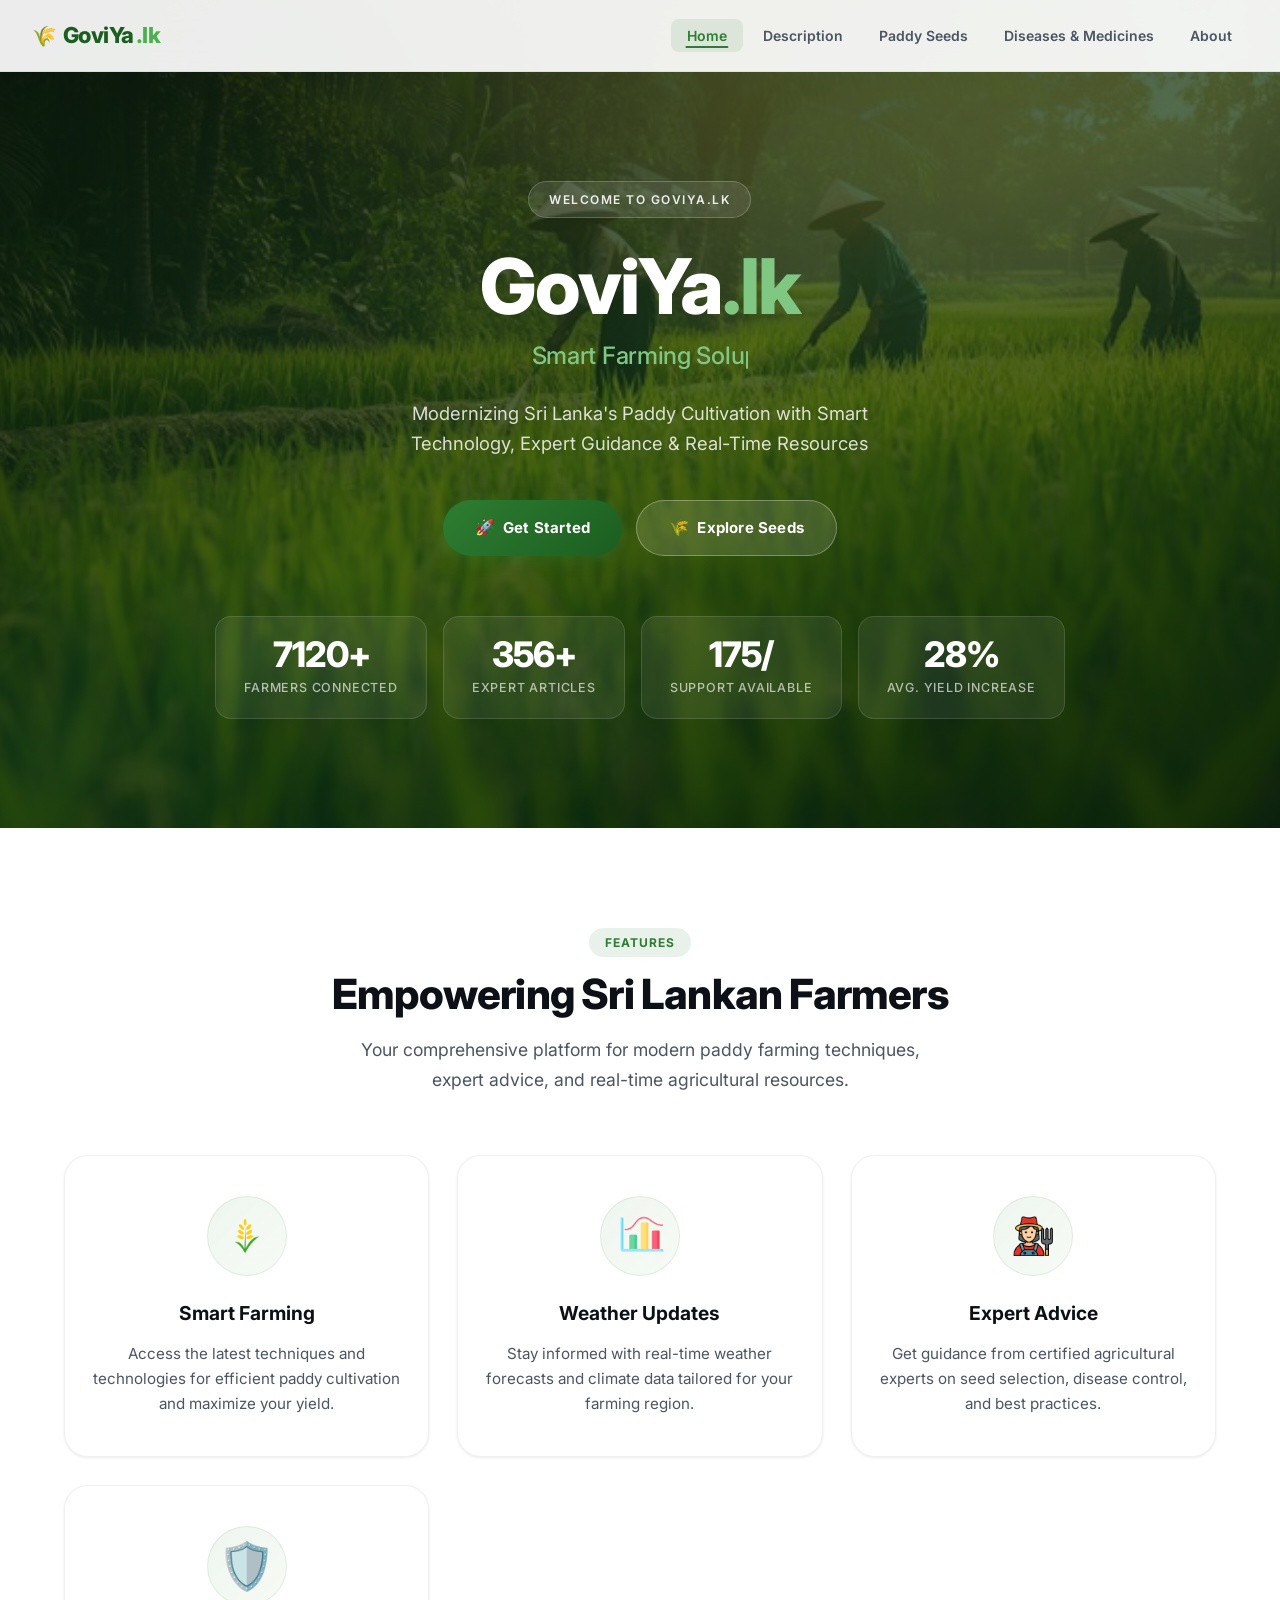
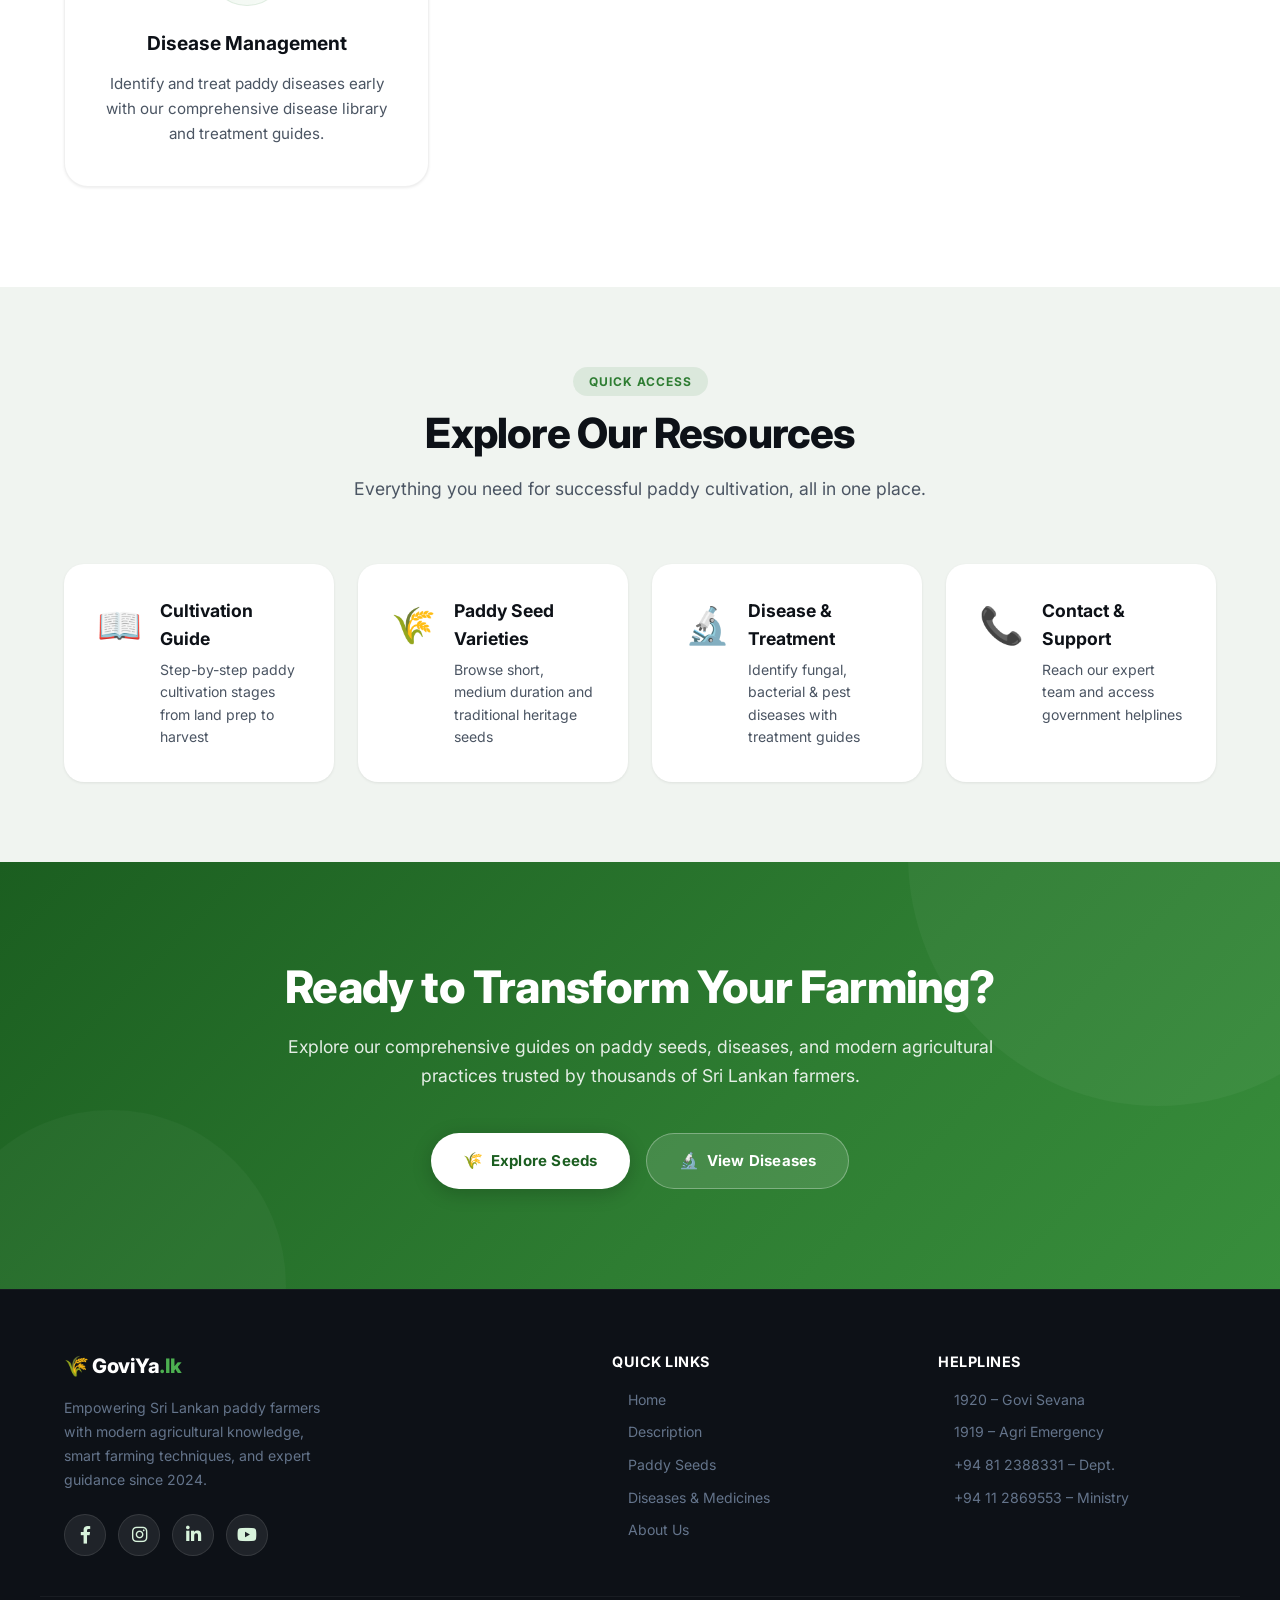
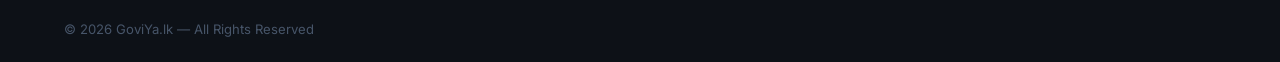
<file: index.html>
<!DOCTYPE html>
<html lang="si">
<head>
  <meta charset="UTF-8">
  <meta name="viewport" content="width=device-width, initial-scale=1.0">
  <title>GoviYa.lk - Smart Paddy Farming Solutions | Sri Lanka</title>
  <meta name="description" content="GoviYa.lk empowers Sri Lankan paddy farmers with smart farming guides, seed selection tools, disease management, and expert agricultural advice.">
  <!-- Font Awesome (free icons) -->
  <link rel="stylesheet" href="https://cdnjs.cloudflare.com/ajax/libs/font-awesome/6.0.0-beta3/css/all.min.css">
  <!-- Google Fonts -->
  <link rel="preconnect" href="https://fonts.googleapis.com">
  <link rel="preconnect" href="https://fonts.gstatic.com" crossorigin>
  <link href="https://fonts.googleapis.com/css2?family=Inter:opsz,wght@14..32,300;14..32,400;14..32,500;14..32,600;14..32,700;14..32,800&display=swap" rel="stylesheet">
  <!-- Main CSS -->
  <link rel="stylesheet" href="style.css">
</head>
<body>

  <!-- Scroll Progress Bar -->
  <div id="scroll-progress"></div>

  <!-- Toast Container -->
  <div id="toast-container"></div>

  <header>
    <nav class="navbar">
      <div class="logo">
        <span class="logo-icon">🌾</span>GoviYa<span>.lk</span>
      </div>
      <ul class="nav-links">
        <li><a href="index.html" class="active">Home</a></li>
        <li><a href="description.html">Description</a></li>
        <li><a href="paddy-seeds.html">Paddy Seeds</a></li>
        <li><a href="diseases.html">Diseases &amp; Medicines</a></li>
        <li><a href="about.html">About</a></li>
      </ul>
      <div class="menu-toggle" id="mobile-menu">
        <span class="bar"></span>
        <span class="bar"></span>
        <span class="bar"></span>
      </div>
    </nav>
  </header>

  <main>
    <!-- Hero Section -->
    <section class="hero-section">
      <img src="image/Home page/bckground.jpg" class="hero-bg" alt="Sri Lankan Paddy Fields">
      <div class="hero-overlay"></div>

      <div class="hero-content animate-fade">
        <span class="hero-badge">Welcome to GoviYa.lk</span>
        <h1>GoviYa<span style="color: var(--accent-color)">.lk</span></h1>
        <div class="typewriter-wrap">
          <span class="typewriter-text"></span><span class="typewriter-cursor"></span>
        </div>
        <p>Modernizing Sri Lanka's Paddy Cultivation with Smart Technology, Expert Guidance &amp; Real-Time Resources</p>

        <div class="hero-cta-group">
          <a href="description.html" class="btn btn-primary">
            <span class="btn-icon">🚀</span> Get Started
          </a>
          <a href="paddy-seeds.html" class="btn btn-secondary">
            <span class="btn-icon">🌾</span> Explore Seeds
          </a>
        </div>

        <div class="hero-stats">
          <div class="stat-item">
            <span class="stat-number" data-target="10000+">10K+</span>
            <span class="stat-label">Farmers Connected</span>
          </div>
          <div class="stat-item">
            <span class="stat-number" data-target="500+">500+</span>
            <span class="stat-label">Expert Articles</span>
          </div>
          <div class="stat-item">
            <span class="stat-number" data-target="24/7">24/7</span>
            <span class="stat-label">Support Available</span>
          </div>
          <div class="stat-item">
            <span class="stat-number" data-target="40%">40%</span>
            <span class="stat-label">Avg. Yield Increase</span>
          </div>
        </div>
      </div>
    </section>

    <!-- Features Section -->
    <section class="features-section">
      <div class="container">
        <div class="section-header animate-up">
          <span class="section-tag">Features</span>
          <h2 class="section-title">Empowering Sri Lankan Farmers</h2>
          <p class="section-subtitle">Your comprehensive platform for modern paddy farming techniques, expert advice, and real-time agricultural resources.</p>
        </div>
        <div class="features-grid">
          <div class="feature-card animate-up">
            <div class="feature-icon">
              <img src="image/Home page/wheat.png" alt="Smart Farming" width="46" height="46">
            </div>
            <h3>Smart Farming</h3>
            <p>Access the latest techniques and technologies for efficient paddy cultivation and maximize your yield.</p>
          </div>
          <div class="feature-card animate-up">
            <div class="feature-icon">
              <img src="image/Home page/histogram.png" alt="Weather Updates" width="46" height="46">
            </div>
            <h3>Weather Updates</h3>
            <p>Stay informed with real-time weather forecasts and climate data tailored for your farming region.</p>
          </div>
          <div class="feature-card animate-up">
            <div class="feature-icon">
              <img src="image/Home page/farmer.png" alt="Expert Advice" width="46" height="46">
            </div>
            <h3>Expert Advice</h3>
            <p>Get guidance from certified agricultural experts on seed selection, disease control, and best practices.</p>
          </div>
          <div class="feature-card animate-up">
            <div class="feature-icon">
              <span style="font-size: 46px">🛡️</span>
            </div>
            <h3>Disease Management</h3>
            <p>Identify and treat paddy diseases early with our comprehensive disease library and treatment guides.</p>
          </div>
        </div>
      </div>
    </section>

    <!-- Quick Links Section -->
    <section style="padding: 80px 0; background: var(--bg-light);">
      <div class="container">
        <div class="section-header animate-up">
          <span class="section-tag">Quick Access</span>
          <h2 class="section-title">Explore Our Resources</h2>
          <p class="section-subtitle">Everything you need for successful paddy cultivation, all in one place.</p>
        </div>
        <div style="display: grid; grid-template-columns: repeat(auto-fit, minmax(260px, 1fr)); gap: 24px; margin-top: 0;">
          <a href="description.html" style="background: white; padding: 32px; border-radius: 20px; text-decoration: none; display: flex; gap: 18px; align-items: flex-start; box-shadow: var(--shadow-sm); transition: var(--transition); border: 1px solid transparent;" onmouseover="this.style.boxShadow='var(--shadow-hover)';this.style.transform='translateY(-6px)';this.style.borderColor='rgba(46,125,50,0.15)'" onmouseout="this.style.boxShadow='var(--shadow-sm)';this.style.transform='translateY(0)';this.style.borderColor='transparent'">
            <span style="font-size: 36px; flex-shrink: 0;">📖</span>
            <div>
              <h3 style="font-size: 1.1rem; font-weight: 700; color: var(--text-dark); margin-bottom: 6px;">Cultivation Guide</h3>
              <p style="color: var(--text-muted); font-size: 0.88rem; line-height: 1.6; margin: 0;">Step-by-step paddy cultivation stages from land prep to harvest</p>
            </div>
          </a>
          <a href="paddy-seeds.html" style="background: white; padding: 32px; border-radius: 20px; text-decoration: none; display: flex; gap: 18px; align-items: flex-start; box-shadow: var(--shadow-sm); transition: var(--transition); border: 1px solid transparent;" onmouseover="this.style.boxShadow='var(--shadow-hover)';this.style.transform='translateY(-6px)';this.style.borderColor='rgba(46,125,50,0.15)'" onmouseout="this.style.boxShadow='var(--shadow-sm)';this.style.transform='translateY(0)';this.style.borderColor='transparent'">
            <span style="font-size: 36px; flex-shrink: 0;">🌾</span>
            <div>
              <h3 style="font-size: 1.1rem; font-weight: 700; color: var(--text-dark); margin-bottom: 6px;">Paddy Seed Varieties</h3>
              <p style="color: var(--text-muted); font-size: 0.88rem; line-height: 1.6; margin: 0;">Browse short, medium duration and traditional heritage seeds</p>
            </div>
          </a>
          <a href="diseases.html" style="background: white; padding: 32px; border-radius: 20px; text-decoration: none; display: flex; gap: 18px; align-items: flex-start; box-shadow: var(--shadow-sm); transition: var(--transition); border: 1px solid transparent;" onmouseover="this.style.boxShadow='var(--shadow-hover)';this.style.transform='translateY(-6px)';this.style.borderColor='rgba(46,125,50,0.15)'" onmouseout="this.style.boxShadow='var(--shadow-sm)';this.style.transform='translateY(0)';this.style.borderColor='transparent'">
            <span style="font-size: 36px; flex-shrink: 0;">🔬</span>
            <div>
              <h3 style="font-size: 1.1rem; font-weight: 700; color: var(--text-dark); margin-bottom: 6px;">Disease & Treatment</h3>
              <p style="color: var(--text-muted); font-size: 0.88rem; line-height: 1.6; margin: 0;">Identify fungal, bacterial & pest diseases with treatment guides</p>
            </div>
          </a>
          <a href="about.html" style="background: white; padding: 32px; border-radius: 20px; text-decoration: none; display: flex; gap: 18px; align-items: flex-start; box-shadow: var(--shadow-sm); transition: var(--transition); border: 1px solid transparent;" onmouseover="this.style.boxShadow='var(--shadow-hover)';this.style.transform='translateY(-6px)';this.style.borderColor='rgba(46,125,50,0.15)'" onmouseout="this.style.boxShadow='var(--shadow-sm)';this.style.transform='translateY(0)';this.style.borderColor='transparent'">
            <span style="font-size: 36px; flex-shrink: 0;">📞</span>
            <div>
              <h3 style="font-size: 1.1rem; font-weight: 700; color: var(--text-dark); margin-bottom: 6px;">Contact & Support</h3>
              <p style="color: var(--text-muted); font-size: 0.88rem; line-height: 1.6; margin: 0;">Reach our expert team and access government helplines</p>
            </div>
          </a>
        </div>
      </div>
    </section>

    <!-- CTA Section -->
    <section class="cta-section">
      <div class="container">
        <div class="cta-content animate-fade">
          <h2>Ready to Transform Your Farming?</h2>
          <p>Explore our comprehensive guides on paddy seeds, diseases, and modern agricultural practices trusted by thousands of Sri Lankan farmers.</p>
          <div class="cta-buttons">
            <a href="paddy-seeds.html" class="btn btn-primary">
              <span class="btn-icon">🌾</span> Explore Seeds
            </a>
            <a href="diseases.html" class="btn btn-secondary">
              <span class="btn-icon">🔬</span> View Diseases
            </a>
          </div>
        </div>
      </div>
    </section>
  </main>

  <!-- Premium Footer -->
  <footer>
    <div class="footer-grid">
      <div class="footer-brand">
        <div class="logo">🌾 GoviYa<span>.lk</span></div>
        <p>Empowering Sri Lankan paddy farmers with modern agricultural knowledge, smart farming techniques, and expert guidance since 2024.</p>
        <!-- Social Icons with proper Font Awesome classes -->
        <div class="footer-social">
          <a href="#" class="social-link" aria-label="Facebook"><i class="fab fa-facebook-f"></i></a>
          <a href="#" class="social-link" aria-label="Instagram"><i class="fab fa-instagram"></i></a>
          <a href="#" class="social-link" aria-label="LinkedIn"><i class="fab fa-linkedin-in"></i></a>
          <a href="#" class="social-link" aria-label="YouTube"><i class="fab fa-youtube"></i></a>
        </div>
      </div>
      <div class="footer-col">
        <h4>Quick Links</h4>
        <ul class="footer-links">
          <li><a href="index.html">Home</a></li>
          <li><a href="description.html">Description</a></li>
          <li><a href="paddy-seeds.html">Paddy Seeds</a></li>
          <li><a href="diseases.html">Diseases &amp; Medicines</a></li>
          <li><a href="about.html">About Us</a></li>
        </ul>
      </div>
      <div class="footer-col">
        <h4>Helplines</h4>
        <ul class="footer-links">
          <li><a href="#">1920 – Govi Sevana</a></li>
          <li><a href="#">1919 – Agri Emergency</a></li>
          <li><a href="#">+94 81 2388331 – Dept.</a></li>
          <li><a href="#">+94 11 2869553 – Ministry</a></li>
        </ul>
      </div>
    </div>
    <div class="footer-bottom">
      <p>&copy; 2026 GoviYa.lk — All Rights Reserved</p>
    </div>
  </footer>

  <!-- Back to Top Button -->
  <button id="back-to-top" title="Back to top">↑</button>

  <script src="script.js"></script>
</body>
</html>
</file>
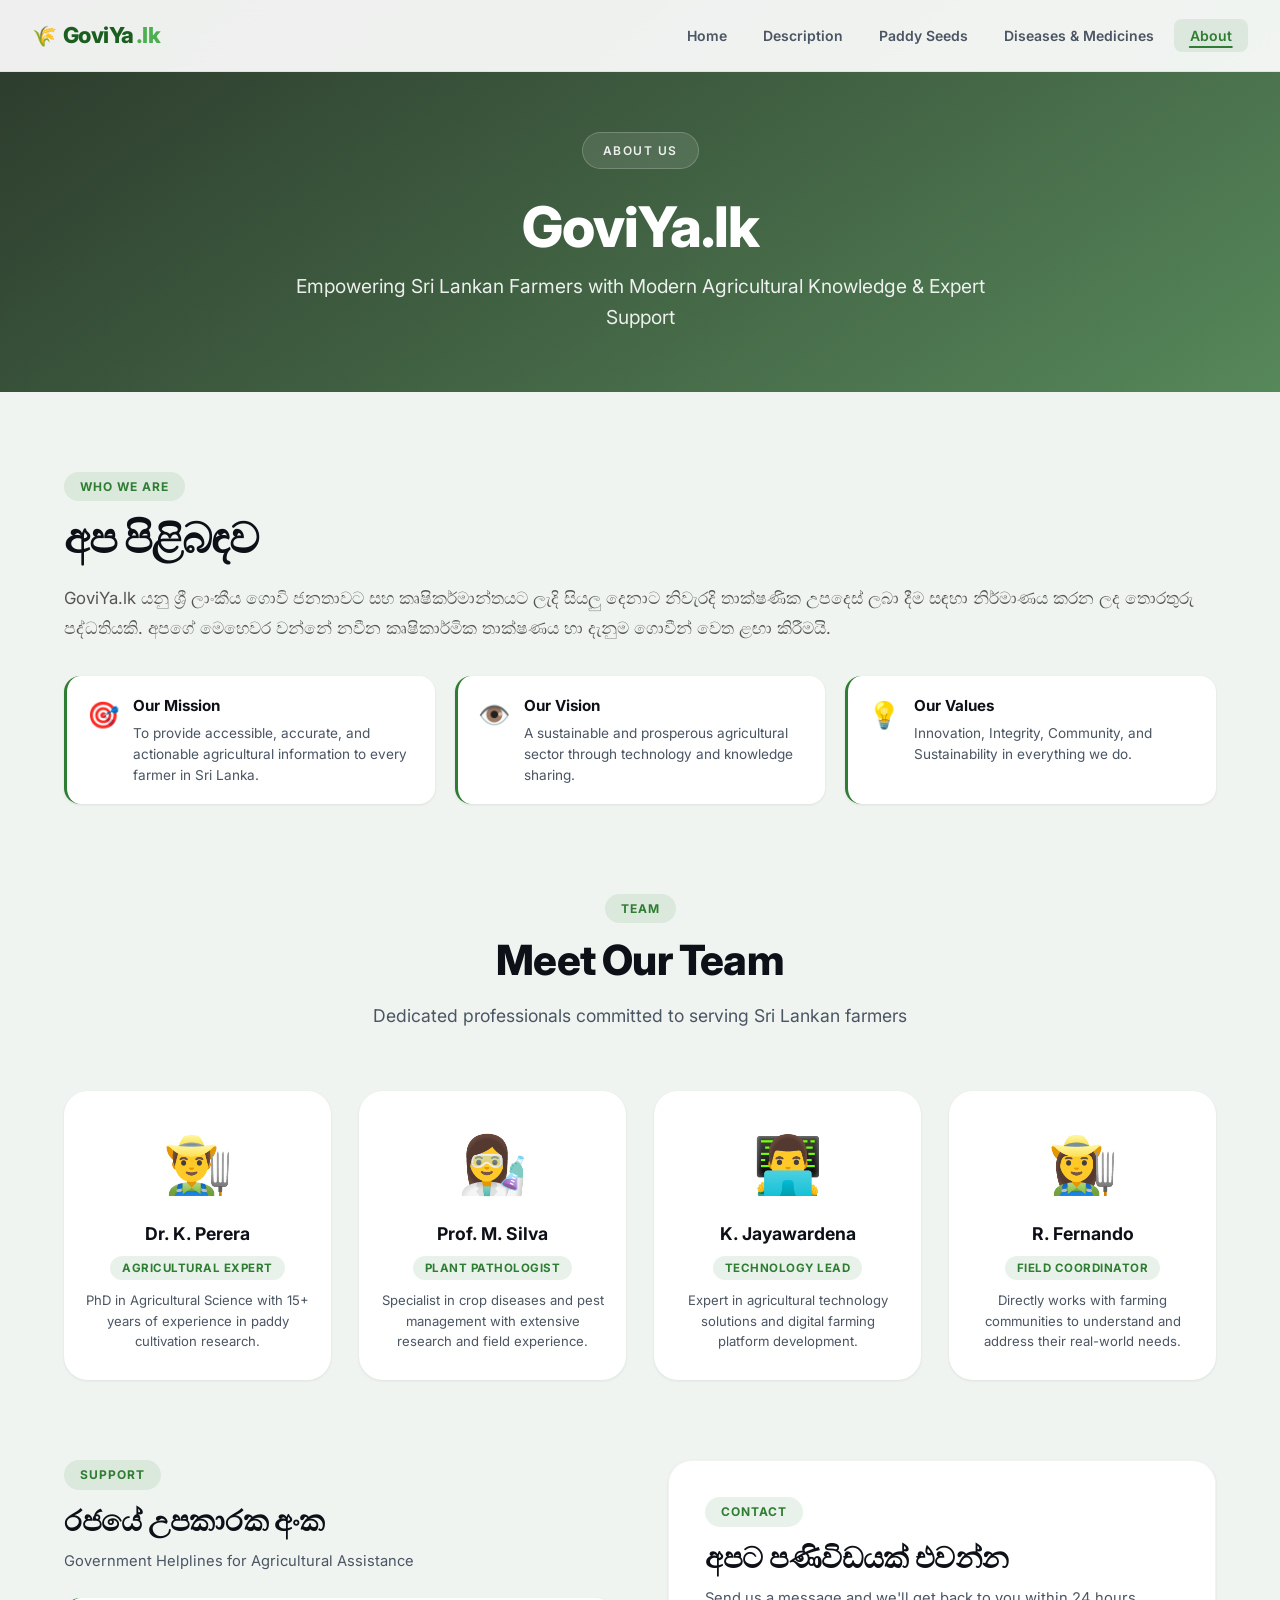
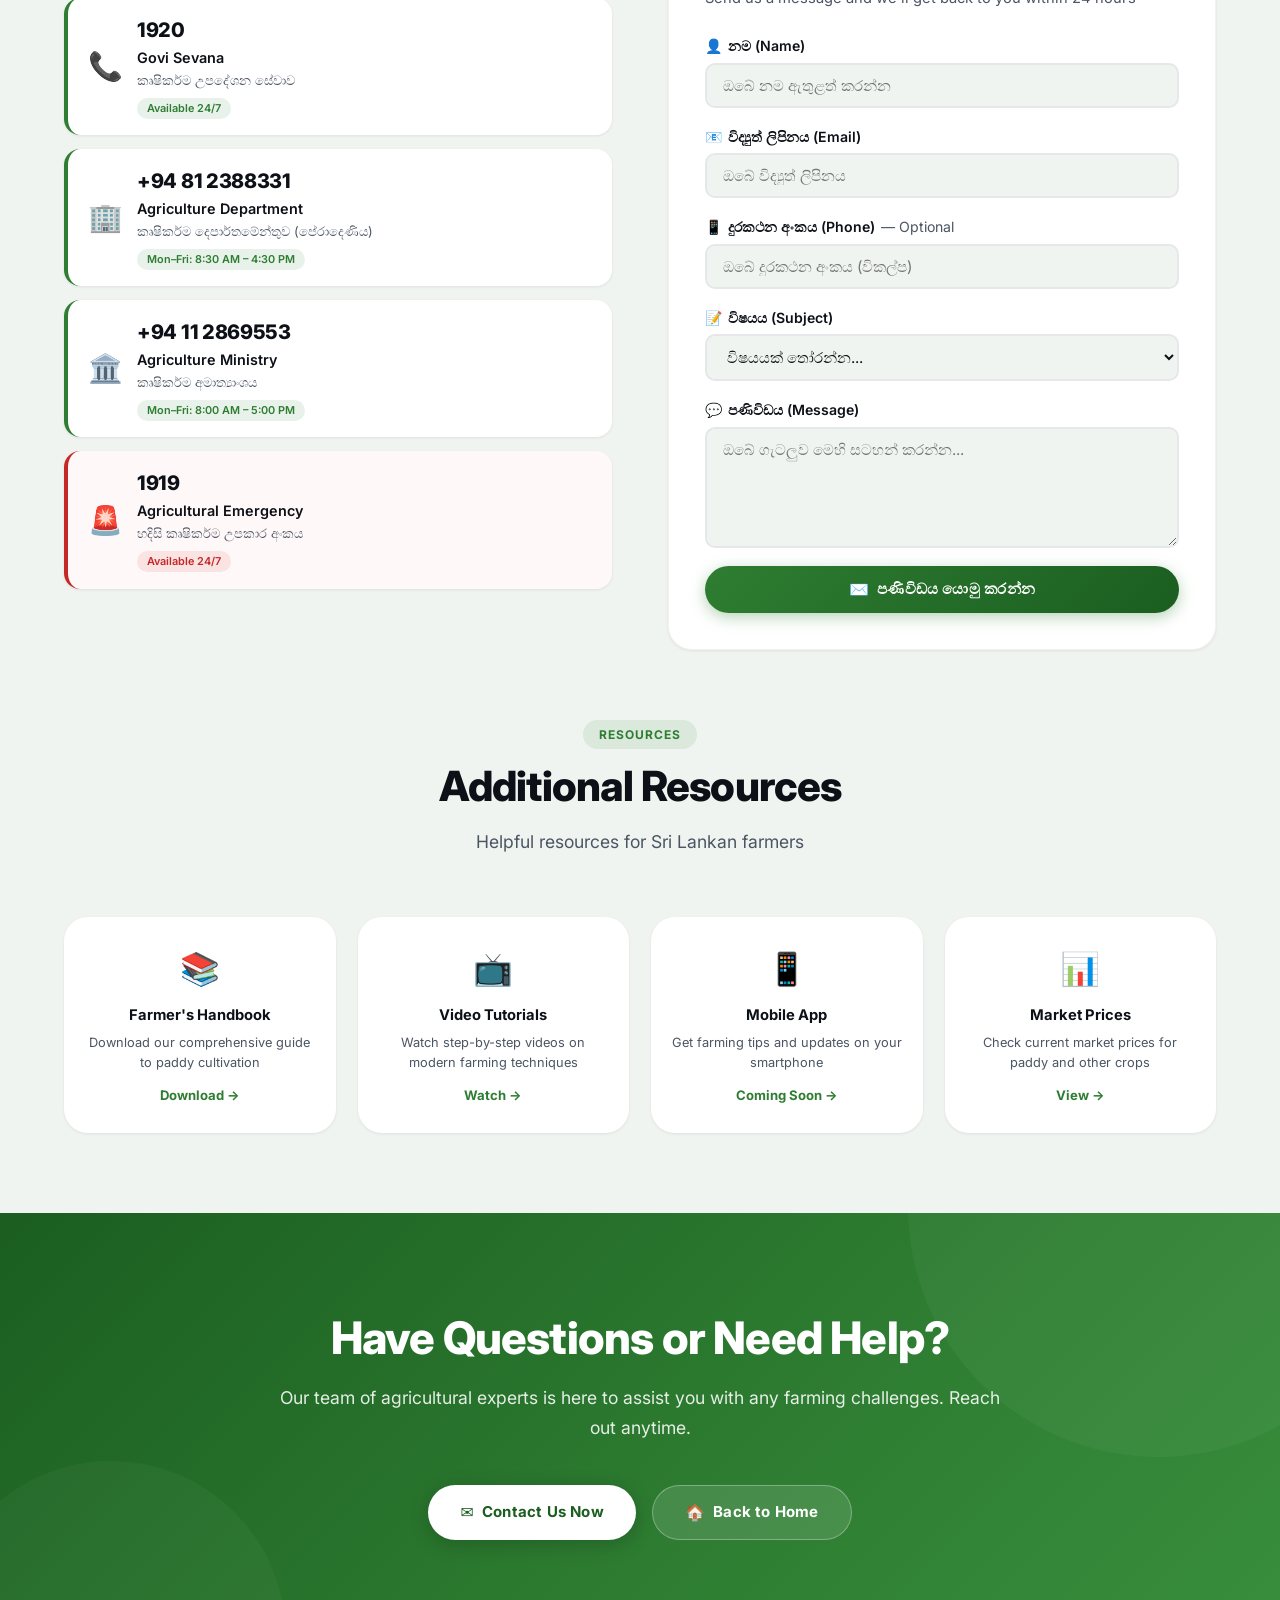
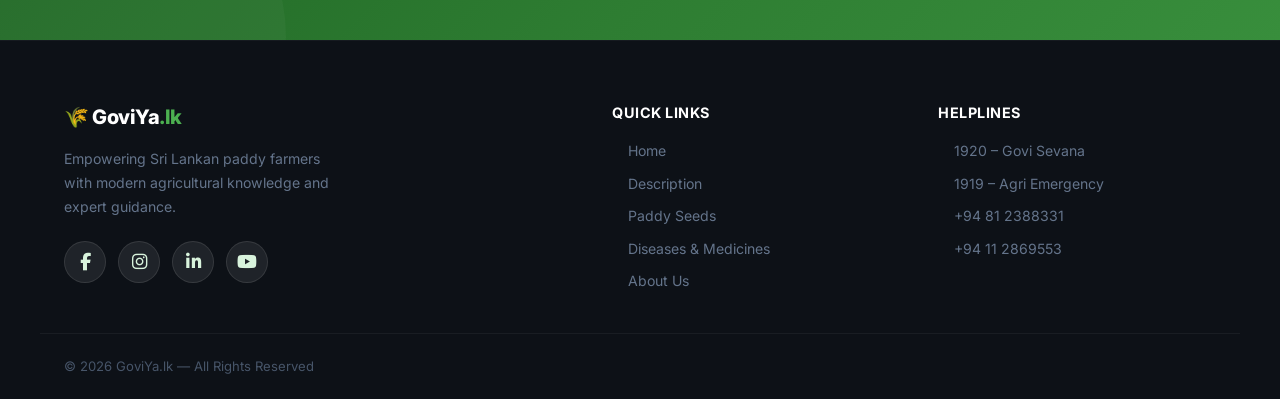
<file: about.html>
<!DOCTYPE html>
<html lang="si">
<head>
    <meta charset="UTF-8">
    <meta name="viewport" content="width=device-width, initial-scale=1.0">
    <title>GoviYa.lk - About Us | Sri Lankan Agricultural Platform</title>
    <meta name="description" content="Learn about GoviYa.lk's mission to empower Sri Lankan farmers with modern agricultural knowledge, meet our expert team, and get in touch for support.">
    
    <!-- Google Fonts -->
    <link rel="preconnect" href="https://fonts.googleapis.com">
    <link rel="preconnect" href="https://fonts.gstatic.com" crossorigin>
    <link href="https://fonts.googleapis.com/css2?family=Inter:opsz,wght@14..32,300;14..32,400;14..32,500;14..32,600;14..32,700;14..32,800&display=swap" rel="stylesheet">
    
    <!-- Font Awesome 6 (Free) -->
    <link rel="stylesheet" href="https://cdnjs.cloudflare.com/ajax/libs/font-awesome/6.5.0/css/all.min.css">
    
    <!-- Main Stylesheet -->
    <link rel="stylesheet" href="style.css">
</head>
<body>

    <!-- Scroll Progress Bar -->
    <div id="scroll-progress"></div>

    <!-- Toast Container -->
    <div id="toast-container"></div>

    <!-- Header / Navigation -->
    <header>
        <nav class="navbar">
            <div class="logo">
                <span class="logo-icon">🌾</span>GoviYa<span>.lk</span>
            </div>
            <ul class="nav-links">
                <li><a href="index.html">Home</a></li>
                <li><a href="description.html">Description</a></li>
                <li><a href="paddy-seeds.html">Paddy Seeds</a></li>
                <li><a href="diseases.html">Diseases &amp; Medicines</a></li>
                <li><a href="about.html" class="active">About</a></li>
            </ul>
            <div class="menu-toggle" id="mobile-menu">
                <span class="bar"></span>
                <span class="bar"></span>
                <span class="bar"></span>
            </div>
        </nav>
    </header>

    <!-- Main Content -->
    <main>

        <!-- Page Hero -->
        <section class="page-hero about-hero">
            <div class="page-hero-overlay">
                <div class="page-hero-content animate-fade">
                    <span class="hero-badge">About Us</span>
                    <h1>GoviYa.lk</h1>
                    <p>Empowering Sri Lankan Farmers with Modern Agricultural Knowledge &amp; Expert Support</p>
                </div>
            </div>
        </section>

        <!-- About Section -->
        <section class="about-main">
            <div class="container">

                <!-- Introduction -->
                <div class="about-intro animate-up">
                    <div class="about-text">
                        <span class="section-tag">Who We Are</span>
                        <h2 class="section-title">අප පිළිබඳව</h2>
                        <p class="intro-paragraph">
                            GoviYa.lk යනු ශ්‍රී ලාංකීය ගොවි ජනතාවට සහ කෘෂිකර්මාන්තයට ලැදි සියලු දෙනාට නිවැරදි තාක්ෂණික උපදෙස් ලබා දීම සඳහා නිර්මාණය කරන ලද තොරතුරු පද්ධතියකි. අපගේ මෙහෙවර වන්නේ නවීන කෘෂිකාර්මික තාක්ෂණය හා දැනුම ගොවීන් වෙත ළඟා කිරීමයි.
                        </p>
                        <div class="about-mission">
                            <div class="mission-item">
                                <span class="mission-icon">🎯</span>
                                <div>
                                    <h4>Our Mission</h4>
                                    <p>To provide accessible, accurate, and actionable agricultural information to every farmer in Sri Lanka.</p>
                                </div>
                            </div>
                            <div class="mission-item">
                                <span class="mission-icon">👁️</span>
                                <div>
                                    <h4>Our Vision</h4>
                                    <p>A sustainable and prosperous agricultural sector through technology and knowledge sharing.</p>
                                </div>
                            </div>
                            <div class="mission-item">
                                <span class="mission-icon">💡</span>
                                <div>
                                    <h4>Our Values</h4>
                                    <p>Innovation, Integrity, Community, and Sustainability in everything we do.</p>
                                </div>
                            </div>
                        </div>
                    </div>
                </div>

                <!-- Team Section -->
                <div class="team-section animate-up">
                    <div class="section-header">
                        <span class="section-tag">Team</span>
                        <h2 class="section-title">Meet Our Team</h2>
                        <p class="section-subtitle">Dedicated professionals committed to serving Sri Lankan farmers</p>
                    </div>
                    <div class="team-grid">
                        <div class="team-card">
                            <div class="team-avatar">👨‍🌾</div>
                            <h4>Dr. K. Perera</h4>
                            <span class="team-role">Agricultural Expert</span>
                            <p>PhD in Agricultural Science with 15+ years of experience in paddy cultivation research.</p>
                        </div>
                        <div class="team-card">
                            <div class="team-avatar">👩‍🔬</div>
                            <h4>Prof. M. Silva</h4>
                            <span class="team-role">Plant Pathologist</span>
                            <p>Specialist in crop diseases and pest management with extensive research and field experience.</p>
                        </div>
                        <div class="team-card">
                            <div class="team-avatar">👨‍💻</div>
                            <h4>K. Jayawardena</h4>
                            <span class="team-role">Technology Lead</span>
                            <p>Expert in agricultural technology solutions and digital farming platform development.</p>
                        </div>
                        <div class="team-card">
                            <div class="team-avatar">👩‍🌾</div>
                            <h4>R. Fernando</h4>
                            <span class="team-role">Field Coordinator</span>
                            <p>Directly works with farming communities to understand and address their real-world needs.</p>
                        </div>
                    </div>
                </div>

                <!-- Contact Grid -->
                <div class="about-contact-grid animate-up">

                    <!-- Helplines -->
                    <div class="helpline-section">
                        <div class="section-header-left">
                            <span class="section-tag">Support</span>
                            <h3>රජයේ උපකාරක අංක</h3>
                            <p class="helpline-subtitle">Government Helplines for Agricultural Assistance</p>
                        </div>
                        <div class="helpline-cards">
                            <div class="helpline-card">
                                <div class="helpline-icon">📞</div>
                                <div class="helpline-info">
                                    <span class="helpline-number">1920</span>
                                    <span class="helpline-name">Govi Sevana</span>
                                    <p>කෘෂිකර්ම උපදේශන සේවාව</p>
                                    <span class="helpline-hours">Available 24/7</span>
                                </div>
                            </div>
                            <div class="helpline-card">
                                <div class="helpline-icon">🏢</div>
                                <div class="helpline-info">
                                    <span class="helpline-number">+94 81 2388331</span>
                                    <span class="helpline-name">Agriculture Department</span>
                                    <p>කෘෂිකර්ම දෙපාර්තමේන්තුව (පේරාදෙණිය)</p>
                                    <span class="helpline-hours">Mon–Fri: 8:30 AM – 4:30 PM</span>
                                </div>
                            </div>
                            <div class="helpline-card">
                                <div class="helpline-icon">🏛️</div>
                                <div class="helpline-info">
                                    <span class="helpline-number">+94 11 2869553</span>
                                    <span class="helpline-name">Agriculture Ministry</span>
                                    <p>කෘෂිකර්ම අමාත්‍යාංශය</p>
                                    <span class="helpline-hours">Mon–Fri: 8:00 AM – 5:00 PM</span>
                                </div>
                            </div>
                            <div class="helpline-card emergency">
                                <div class="helpline-icon">🚨</div>
                                <div class="helpline-info">
                                    <span class="helpline-number">1919</span>
                                    <span class="helpline-name">Agricultural Emergency</span>
                                    <p>හදිසි කෘෂිකර්ම උපකාර අංකය</p>
                                    <span class="helpline-hours">Available 24/7</span>
                                </div>
                            </div>
                        </div>
                    </div>

                    <!-- Contact Form -->
                    <div class="contact-form-section" id="contact-form">
                        <div class="section-header-left">
                            <span class="section-tag">Contact</span>
                            <h3>අපට පණිවිඩයක් එවන්න</h3>
                            <p class="form-subtitle">Send us a message and we'll get back to you within 24 hours</p>
                        </div>
                        <form class="contact-form" id="main-contact-form" novalidate>
                            <div class="form-group">
                                <label for="name">
                                    <span class="label-icon">👤</span> නම (Name)
                                </label>
                                <input type="text" id="name" name="name" required placeholder="ඔබේ නම ඇතුළත් කරන්න">
                            </div>
                            <div class="form-group">
                                <label for="email">
                                    <span class="label-icon">📧</span> විද්‍යුත් ලිපිනය (Email)
                                </label>
                                <input type="email" id="email" name="email" required placeholder="ඔබේ විද්‍යුත් ලිපිනය">
                            </div>
                            <div class="form-group">
                                <label for="phone">
                                    <span class="label-icon">📱</span> දුරකථන අංකය (Phone) <span style="font-weight:400;color:var(--text-muted);">— Optional</span>
                                </label>
                                <input type="tel" id="phone" name="phone" placeholder="ඔබේ දුරකථන අංකය (විකල්ප)">
                            </div>
                            <div class="form-group">
                                <label for="subject">
                                    <span class="label-icon">📝</span> විෂයය (Subject)
                                </label>
                                <select id="subject" name="subject" required>
                                    <option value="">විෂයයක් තෝරන්න...</option>
                                    <option value="general">General Inquiry</option>
                                    <option value="disease">Disease Management</option>
                                    <option value="seeds">Seed Selection</option>
                                    <option value="technical">Technical Support</option>
                                    <option value="other">Other</option>
                                </select>
                            </div>
                            <div class="form-group">
                                <label for="message">
                                    <span class="label-icon">💬</span> පණිවිඩය (Message)
                                </label>
                                <textarea id="message" name="message" rows="5" required placeholder="ඔබේ ගැටලුව මෙහි සටහන් කරන්න..."></textarea>
                            </div>
                            <button type="submit" class="btn btn-primary btn-block">
                                <span class="btn-icon">✉️</span> පණිවිඩය යොමු කරන්න
                            </button>
                        </form>
                    </div>
                </div>

                <!-- Resources Section -->
                <div class="resources-section animate-up">
                    <div class="section-header">
                        <span class="section-tag">Resources</span>
                        <h2 class="section-title">Additional Resources</h2>
                        <p class="section-subtitle">Helpful resources for Sri Lankan farmers</p>
                    </div>
                    <div class="resources-grid">
                        <a href="#" class="resource-card">
                            <span class="resource-icon">📚</span>
                            <h4>Farmer's Handbook</h4>
                            <p>Download our comprehensive guide to paddy cultivation</p>
                            <span class="resource-link">Download →</span>
                        </a>
                        <a href="#" class="resource-card">
                            <span class="resource-icon">📺</span>
                            <h4>Video Tutorials</h4>
                            <p>Watch step-by-step videos on modern farming techniques</p>
                            <span class="resource-link">Watch →</span>
                        </a>
                        <a href="#" class="resource-card">
                            <span class="resource-icon">📱</span>
                            <h4>Mobile App</h4>
                            <p>Get farming tips and updates on your smartphone</p>
                            <span class="resource-link">Coming Soon →</span>
                        </a>
                        <a href="#" class="resource-card">
                            <span class="resource-icon">📊</span>
                            <h4>Market Prices</h4>
                            <p>Check current market prices for paddy and other crops</p>
                            <span class="resource-link">View →</span>
                        </a>
                    </div>
                </div>

            </div>
        </section>

        <!-- Call to Action -->
        <section class="cta-section">
            <div class="container">
                <div class="cta-content animate-fade">
                    <h2>Have Questions or Need Help?</h2>
                    <p>Our team of agricultural experts is here to assist you with any farming challenges. Reach out anytime.</p>
                    <div class="cta-buttons">
                        <a href="#contact-form" class="btn btn-primary">
                            <span class="btn-icon">✉️</span> Contact Us Now
                        </a>
                        <a href="index.html" class="btn btn-secondary">
                            <span class="btn-icon">🏠</span> Back to Home
                        </a>
                    </div>
                </div>
            </div>
        </section>

    </main>

    <!-- Footer -->
    <footer>
        <div class="footer-grid">
            <div class="footer-brand">
                <div class="logo">🌾 GoviYa<span>.lk</span></div>
                <p>Empowering Sri Lankan paddy farmers with modern agricultural knowledge and expert guidance.</p>
                <div class="footer-social">
                    <a href="#" class="social-link" aria-label="Facebook"><i class="fab fa-facebook-f"></i></a>
                    <a href="#" class="social-link" aria-label="Instagram"><i class="fab fa-instagram"></i></a>
                    <a href="#" class="social-link" aria-label="LinkedIn"><i class="fab fa-linkedin-in"></i></a>
                    <a href="#" class="social-link" aria-label="YouTube"><i class="fab fa-youtube"></i></a>
                </div>
            </div>
            <div class="footer-col">
                <h4>Quick Links</h4>
                <ul class="footer-links">
                    <li><a href="index.html">Home</a></li>
                    <li><a href="description.html">Description</a></li>
                    <li><a href="paddy-seeds.html">Paddy Seeds</a></li>
                    <li><a href="diseases.html">Diseases &amp; Medicines</a></li>
                    <li><a href="about.html">About Us</a></li>
                </ul>
            </div>
            <div class="footer-col">
                <h4>Helplines</h4>
                <ul class="footer-links">
                    <li><a href="#">1920 – Govi Sevana</a></li>
                    <li><a href="#">1919 – Agri Emergency</a></li>
                    <li><a href="#">+94 81 2388331</a></li>
                    <li><a href="#">+94 11 2869553</a></li>
                </ul>
            </div>
        </div>
        <div class="footer-bottom">
            <p>&copy; 2026 GoviYa.lk — All Rights Reserved</p>
        </div>
    </footer>

    <!-- Back to Top Button -->
    <button id="back-to-top" title="Back to top">↑</button>

    <!-- JavaScript -->
    <script src="script.js"></script>

</body>
</html>
</file>
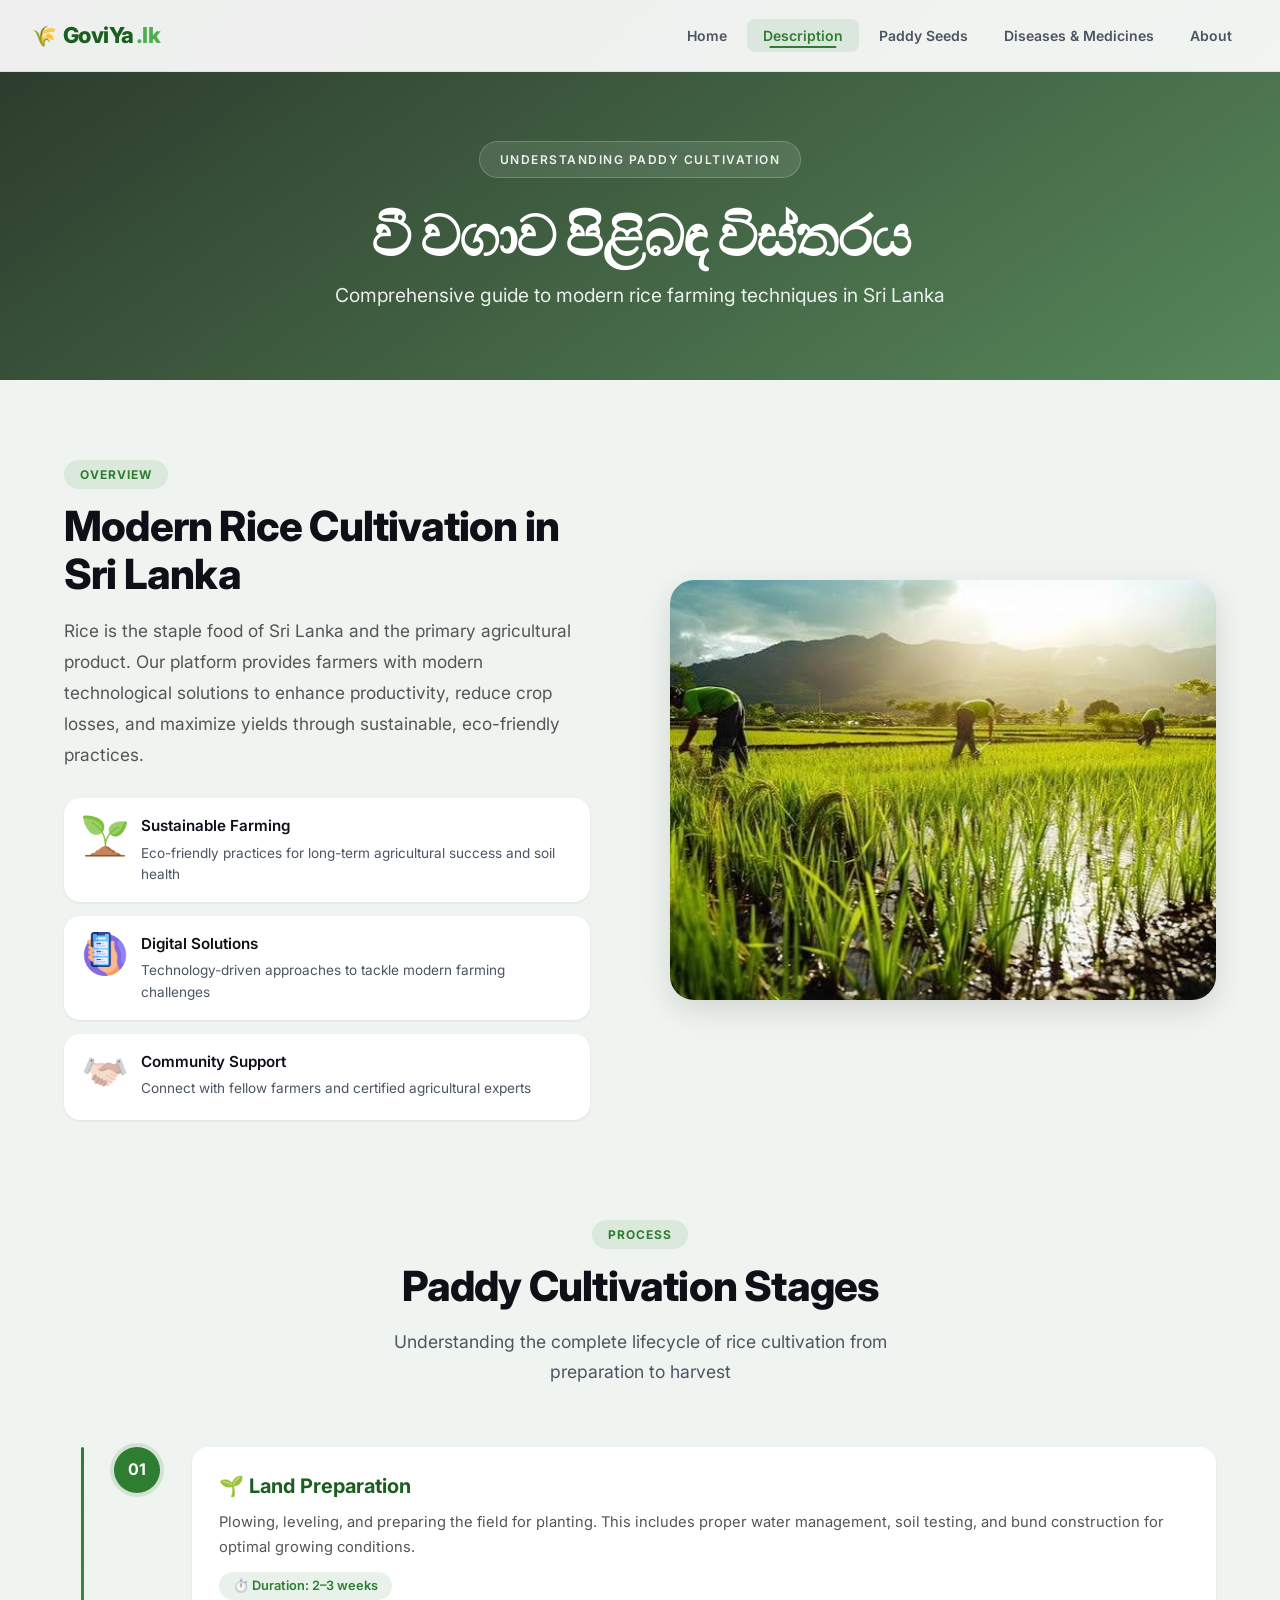
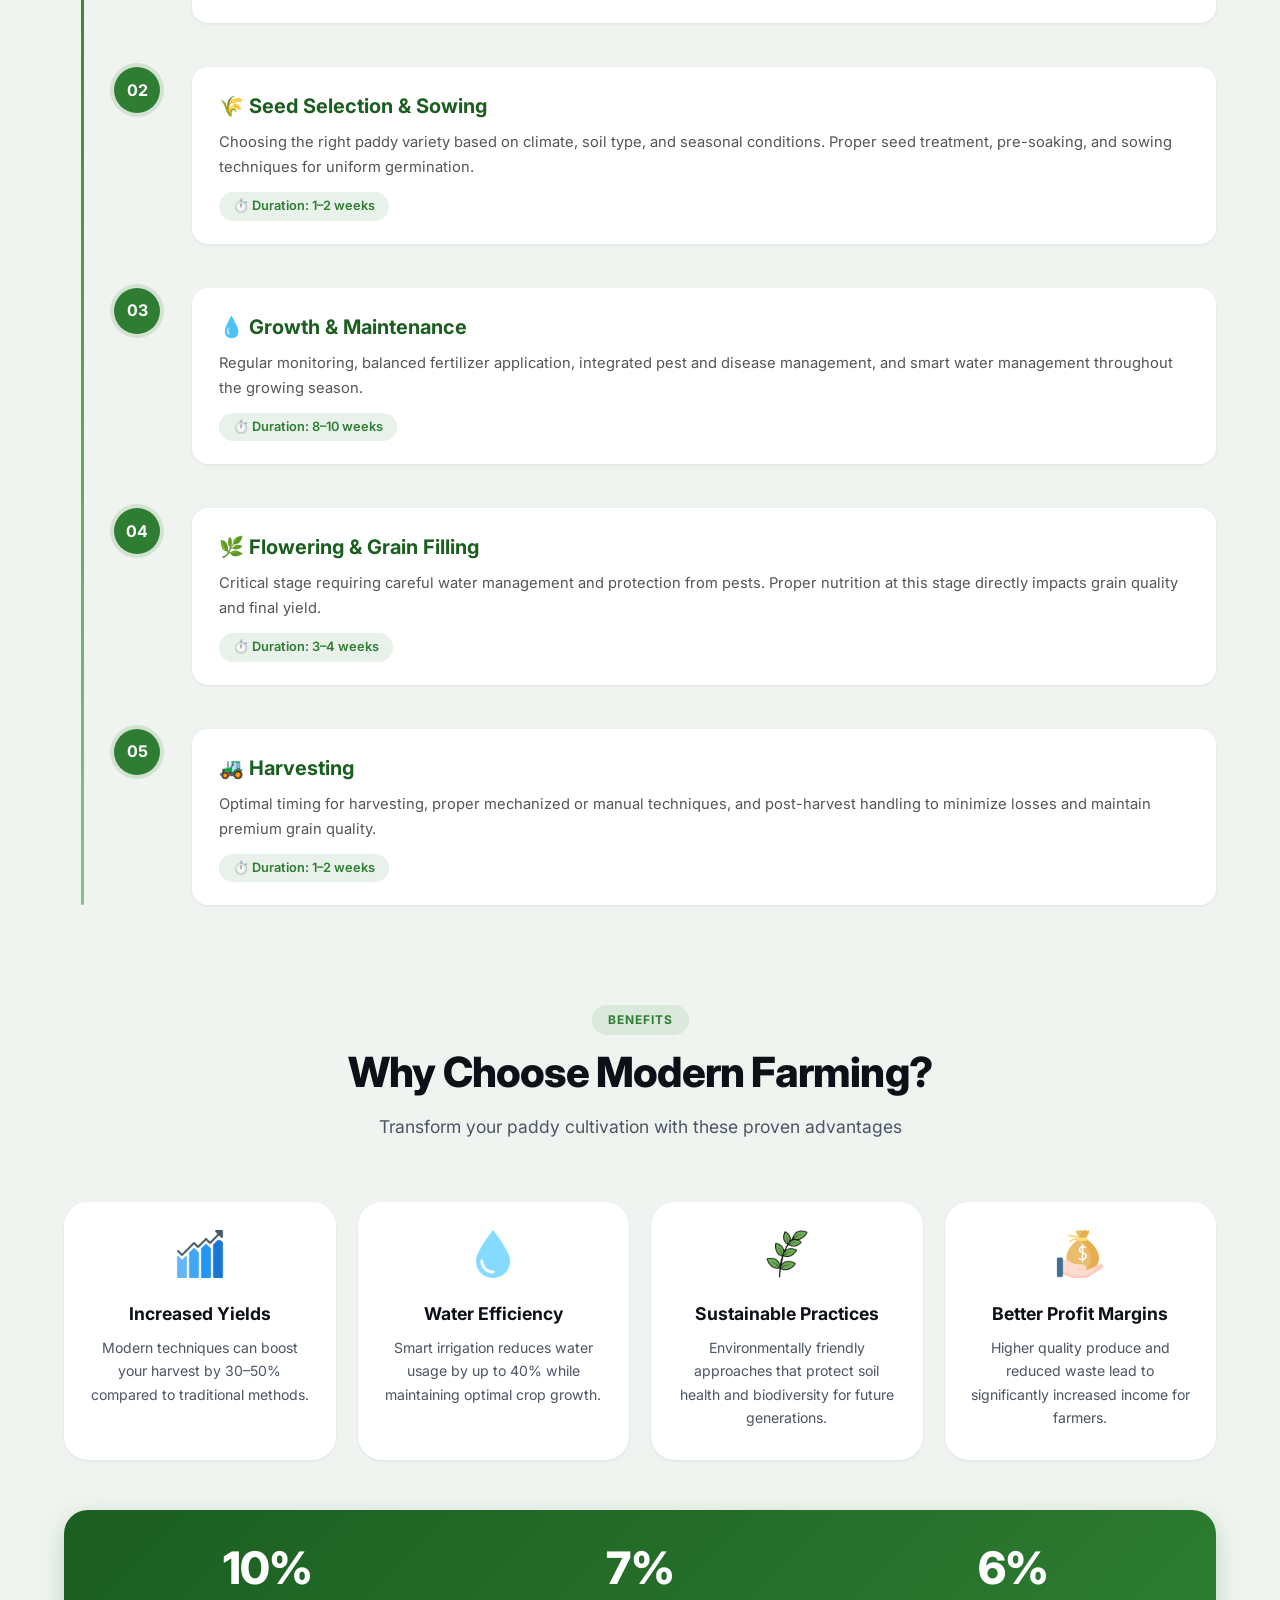
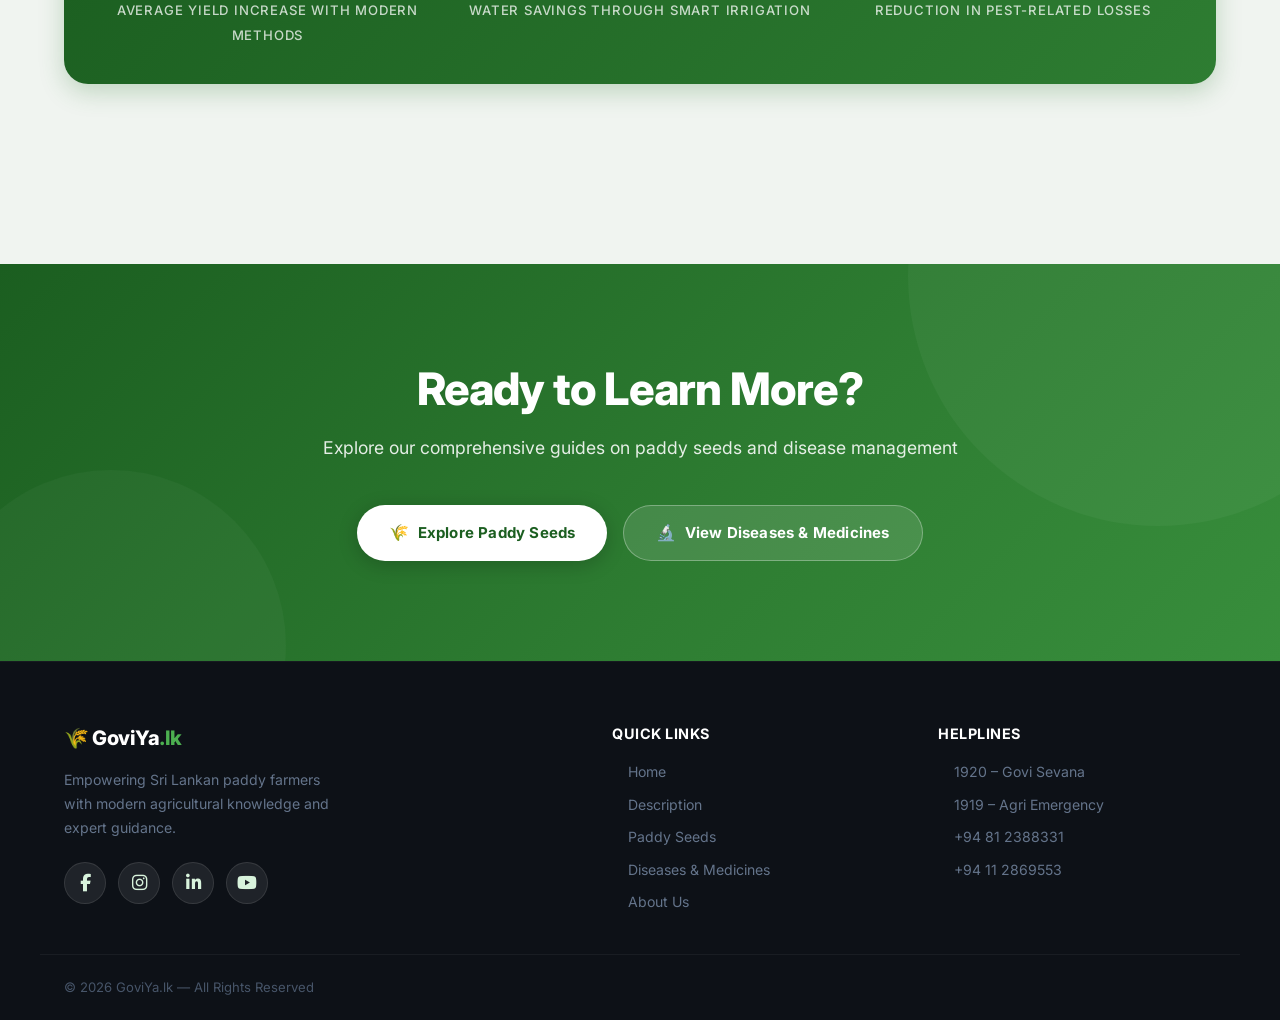
<file: description.html>
<!DOCTYPE html>
<html lang="si">
<head>
    <meta charset="UTF-8">
    <meta name="viewport" content="width=device-width, initial-scale=1.0">
    <title>GoviYa.lk - Paddy Cultivation Guide | Modern Rice Farming in Sri Lanka</title>
    <meta name="description" content="Comprehensive guide to modern rice cultivation in Sri Lanka. Learn about cultivation stages, smart farming benefits, and sustainable paddy farming techniques.">
    
    <!-- Google Fonts -->
    <link rel="preconnect" href="https://fonts.googleapis.com">
    <link rel="preconnect" href="https://fonts.gstatic.com" crossorigin>
    <link href="https://fonts.googleapis.com/css2?family=Inter:opsz,wght@14..32,300;14..32,400;14..32,500;14..32,600;14..32,700;14..32,800&display=swap" rel="stylesheet">
    
    <!-- Font Awesome 6 (Free) -->
    <link rel="stylesheet" href="https://cdnjs.cloudflare.com/ajax/libs/font-awesome/6.5.0/css/all.min.css">
    
    <!-- Main Stylesheet -->
    <link rel="stylesheet" href="style.css">
</head>
<body>

    <!-- Scroll Progress Bar -->
    <div id="scroll-progress"></div>

    <!-- Toast Container -->
    <div id="toast-container"></div>

    <!-- Header / Navigation -->
    <header>
        <nav class="navbar">
            <div class="logo">
                <span class="logo-icon">🌾</span>GoviYa<span>.lk</span>
            </div>
            <ul class="nav-links">
                <li><a href="index.html">Home</a></li>
                <li><a href="description.html" class="active">Description</a></li>
                <li><a href="paddy-seeds.html">Paddy Seeds</a></li>
                <li><a href="diseases.html">Diseases &amp; Medicines</a></li>
                <li><a href="about.html">About</a></li>
            </ul>
            <div class="menu-toggle" id="mobile-menu">
                <span class="bar"></span>
                <span class="bar"></span>
                <span class="bar"></span>
            </div>
        </nav>
    </header>

    <!-- Main Content -->
    <main>

        <!-- Page Hero -->
        <section class="page-hero" style="background-image: url('https://images.unsplash.com/photo-1586771107445-d3ca888129ff?q=80&w=1600&auto=format&fit=crop');">
            <div class="page-hero-overlay">
                <div class="page-hero-content animate-fade">
                    <span class="hero-badge">Understanding Paddy Cultivation</span>
                    <h1>වී වගාව පිළිබඳ විස්තරය</h1>
                    <p>Comprehensive guide to modern rice farming techniques in Sri Lanka</p>
                </div>
            </div>
        </section>

        <!-- Description Main Content -->
        <section class="description-main">
            <div class="container">

                <!-- Introduction Section -->
                <div class="description-intro animate-up">
                    <div class="intro-text">
                        <span class="section-tag">Overview</span>
                        <h2 class="section-title">Modern Rice Cultivation in Sri Lanka</h2>
                        <p class="intro-paragraph">
                            Rice is the staple food of Sri Lanka and the primary agricultural product. Our platform provides farmers with modern technological solutions to enhance productivity, reduce crop losses, and maximize yields through sustainable, eco-friendly practices.
                        </p>
                        <div class="intro-highlights">
                            <div class="highlight-item">
                                <span class="highlight-icon">
                                    <img src="image/Description/plant.png" alt="Sustainable Farming" width="44" height="44">
                                </span>
                                <div>
                                    <h4>Sustainable Farming</h4>
                                    <p>Eco-friendly practices for long-term agricultural success and soil health</p>
                                </div>
                            </div>
                            <div class="highlight-item">
                                <span class="highlight-icon">
                                    <img src="image/Description/smartphone.png" alt="Digital Solutions" width="44" height="44">
                                </span>
                                <div>
                                    <h4>Digital Solutions</h4>
                                    <p>Technology-driven approaches to tackle modern farming challenges</p>
                                </div>
                            </div>
                            <div class="highlight-item">
                                <span class="highlight-icon">
                                    <img src="image/Description/deal.png" alt="Community Support" width="44" height="44">
                                </span>
                                <div>
                                    <h4>Community Support</h4>
                                    <p>Connect with fellow farmers and certified agricultural experts</p>
                                </div>
                            </div>
                        </div>
                    </div>
                    <div class="intro-image animate-right">
                        <img src="image/Description/paddy feild.jpg" alt="Sri Lankan Paddy Field">
                    </div>
                </div>

                <!-- Cultivation Stages -->
                <div class="cultivation-section animate-up">
                    <div class="section-header">
                        <span class="section-tag">Process</span>
                        <h2 class="section-title">Paddy Cultivation Stages</h2>
                        <p class="section-subtitle">Understanding the complete lifecycle of rice cultivation from preparation to harvest</p>
                    </div>

                    <div class="stage-timeline">
                        <div class="stage-item">
                            <div class="stage-number">01</div>
                            <div class="stage-content">
                                <h3>🌱 Land Preparation</h3>
                                <p>Plowing, leveling, and preparing the field for planting. This includes proper water management, soil testing, and bund construction for optimal growing conditions.</p>
                                <span class="stage-duration">⏱️ Duration: 2–3 weeks</span>
                            </div>
                        </div>
                        <div class="stage-item">
                            <div class="stage-number">02</div>
                            <div class="stage-content">
                                <h3>🌾 Seed Selection &amp; Sowing</h3>
                                <p>Choosing the right paddy variety based on climate, soil type, and seasonal conditions. Proper seed treatment, pre-soaking, and sowing techniques for uniform germination.</p>
                                <span class="stage-duration">⏱️ Duration: 1–2 weeks</span>
                            </div>
                        </div>
                        <div class="stage-item">
                            <div class="stage-number">03</div>
                            <div class="stage-content">
                                <h3>💧 Growth &amp; Maintenance</h3>
                                <p>Regular monitoring, balanced fertilizer application, integrated pest and disease management, and smart water management throughout the growing season.</p>
                                <span class="stage-duration">⏱️ Duration: 8–10 weeks</span>
                            </div>
                        </div>
                        <div class="stage-item">
                            <div class="stage-number">04</div>
                            <div class="stage-content">
                                <h3>🌿 Flowering &amp; Grain Filling</h3>
                                <p>Critical stage requiring careful water management and protection from pests. Proper nutrition at this stage directly impacts grain quality and final yield.</p>
                                <span class="stage-duration">⏱️ Duration: 3–4 weeks</span>
                            </div>
                        </div>
                        <div class="stage-item">
                            <div class="stage-number">05</div>
                            <div class="stage-content">
                                <h3>🚜 Harvesting</h3>
                                <p>Optimal timing for harvesting, proper mechanized or manual techniques, and post-harvest handling to minimize losses and maintain premium grain quality.</p>
                                <span class="stage-duration">⏱️ Duration: 1–2 weeks</span>
                            </div>
                        </div>
                    </div>
                </div>

                <!-- Benefits Section -->
                <div class="benefits-section animate-up">
                    <div class="section-header">
                        <span class="section-tag">Benefits</span>
                        <h2 class="section-title">Why Choose Modern Farming?</h2>
                        <p class="section-subtitle">Transform your paddy cultivation with these proven advantages</p>
                    </div>

                    <div class="benefits-grid">
                        <div class="benefit-card">
                            <div class="benefit-icon">
                                <img src="image/Description/bar-chart.png" alt="Increased Yields" width="48" height="48">
                            </div>
                            <h3>Increased Yields</h3>
                            <p>Modern techniques can boost your harvest by 30–50% compared to traditional methods.</p>
                        </div>
                        <div class="benefit-card">
                            <div class="benefit-icon">
                                <img src="image/Description/drop.png" alt="Water Efficiency" width="48" height="48">
                            </div>
                            <h3>Water Efficiency</h3>
                            <p>Smart irrigation reduces water usage by up to 40% while maintaining optimal crop growth.</p>
                        </div>
                        <div class="benefit-card">
                            <div class="benefit-icon">
                                <img src="image/Description/leaves-design.png" alt="Sustainable" width="48" height="48">
                            </div>
                            <h3>Sustainable Practices</h3>
                            <p>Environmentally friendly approaches that protect soil health and biodiversity for future generations.</p>
                        </div>
                        <div class="benefit-card">
                            <div class="benefit-icon">
                                <img src="image/Description/salary.png" alt="Better Profits" width="48" height="48">
                            </div>
                            <h3>Better Profit Margins</h3>
                            <p>Higher quality produce and reduced waste lead to significantly increased income for farmers.</p>
                        </div>
                    </div>

                    <!-- Quick Stats -->
                    <div class="quick-stats animate-up">
                        <div class="stat-card">
                            <span class="stat-number" data-target="40%">40%</span>
                            <span class="stat-label">Average yield increase with modern methods</span>
                        </div>
                        <div class="stat-card">
                            <span class="stat-number" data-target="30%">30%</span>
                            <span class="stat-label">Water savings through smart irrigation</span>
                        </div>
                        <div class="stat-card">
                            <span class="stat-number" data-target="25%">25%</span>
                            <span class="stat-label">Reduction in pest-related losses</span>
                        </div>
                    </div>
                </div>

            </div>
        </section>

        <!-- Call to Action -->
        <section class="cta-section">
            <div class="container">
                <div class="cta-content animate-fade">
                    <h2>Ready to Learn More?</h2>
                    <p>Explore our comprehensive guides on paddy seeds and disease management</p>
                    <div class="cta-buttons">
                        <a href="paddy-seeds.html" class="btn btn-primary">
                            <span class="btn-icon">🌾</span> Explore Paddy Seeds
                        </a>
                        <a href="diseases.html" class="btn btn-secondary">
                            <span class="btn-icon">🔬</span> View Diseases &amp; Medicines
                        </a>
                    </div>
                </div>
            </div>
        </section>

    </main>

    <!-- Footer -->
    <footer>
        <div class="footer-grid">
            <div class="footer-brand">
                <div class="logo">🌾 GoviYa<span>.lk</span></div>
                <p>Empowering Sri Lankan paddy farmers with modern agricultural knowledge and expert guidance.</p>
                <div class="footer-social">
                    <a href="#" class="social-link" aria-label="Facebook"><i class="fab fa-facebook-f"></i></a>
                    <a href="#" class="social-link" aria-label="Instagram"><i class="fab fa-instagram"></i></a>
                    <a href="#" class="social-link" aria-label="LinkedIn"><i class="fab fa-linkedin-in"></i></a>
                    <a href="#" class="social-link" aria-label="YouTube"><i class="fab fa-youtube"></i></a>
                </div>
            </div>
            <div class="footer-col">
                <h4>Quick Links</h4>
                <ul class="footer-links">
                    <li><a href="index.html">Home</a></li>
                    <li><a href="description.html">Description</a></li>
                    <li><a href="paddy-seeds.html">Paddy Seeds</a></li>
                    <li><a href="diseases.html">Diseases &amp; Medicines</a></li>
                    <li><a href="about.html">About Us</a></li>
                </ul>
            </div>
            <div class="footer-col">
                <h4>Helplines</h4>
                <ul class="footer-links">
                    <li><a href="#">1920 – Govi Sevana</a></li>
                    <li><a href="#">1919 – Agri Emergency</a></li>
                    <li><a href="#">+94 81 2388331</a></li>
                    <li><a href="#">+94 11 2869553</a></li>
                </ul>
            </div>
        </div>
        <div class="footer-bottom">
            <p>&copy; 2026 GoviYa.lk — All Rights Reserved</p>
        </div>
    </footer>

    <!-- Back to Top Button -->
    <button id="back-to-top" title="Back to top">↑</button>

    <!-- JavaScript -->
    <script src="script.js"></script>

</body>
</html>
</file>
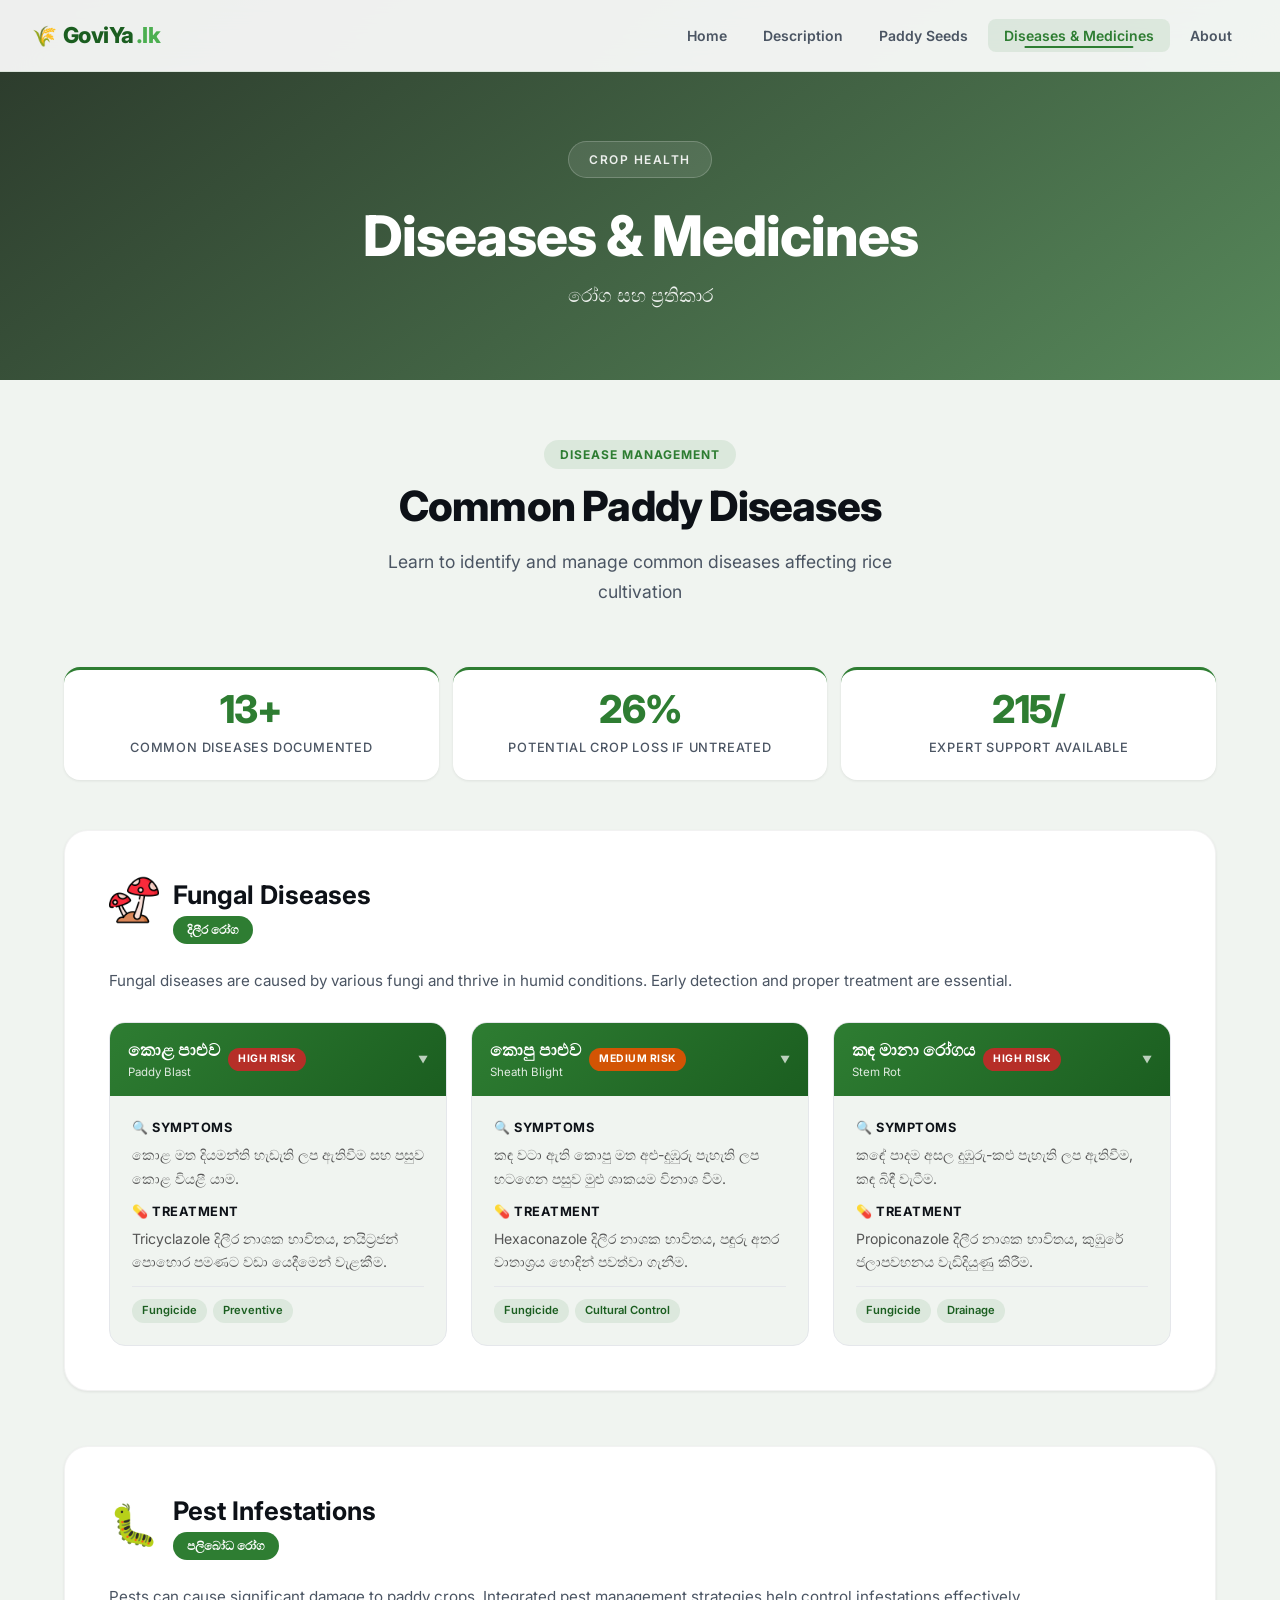
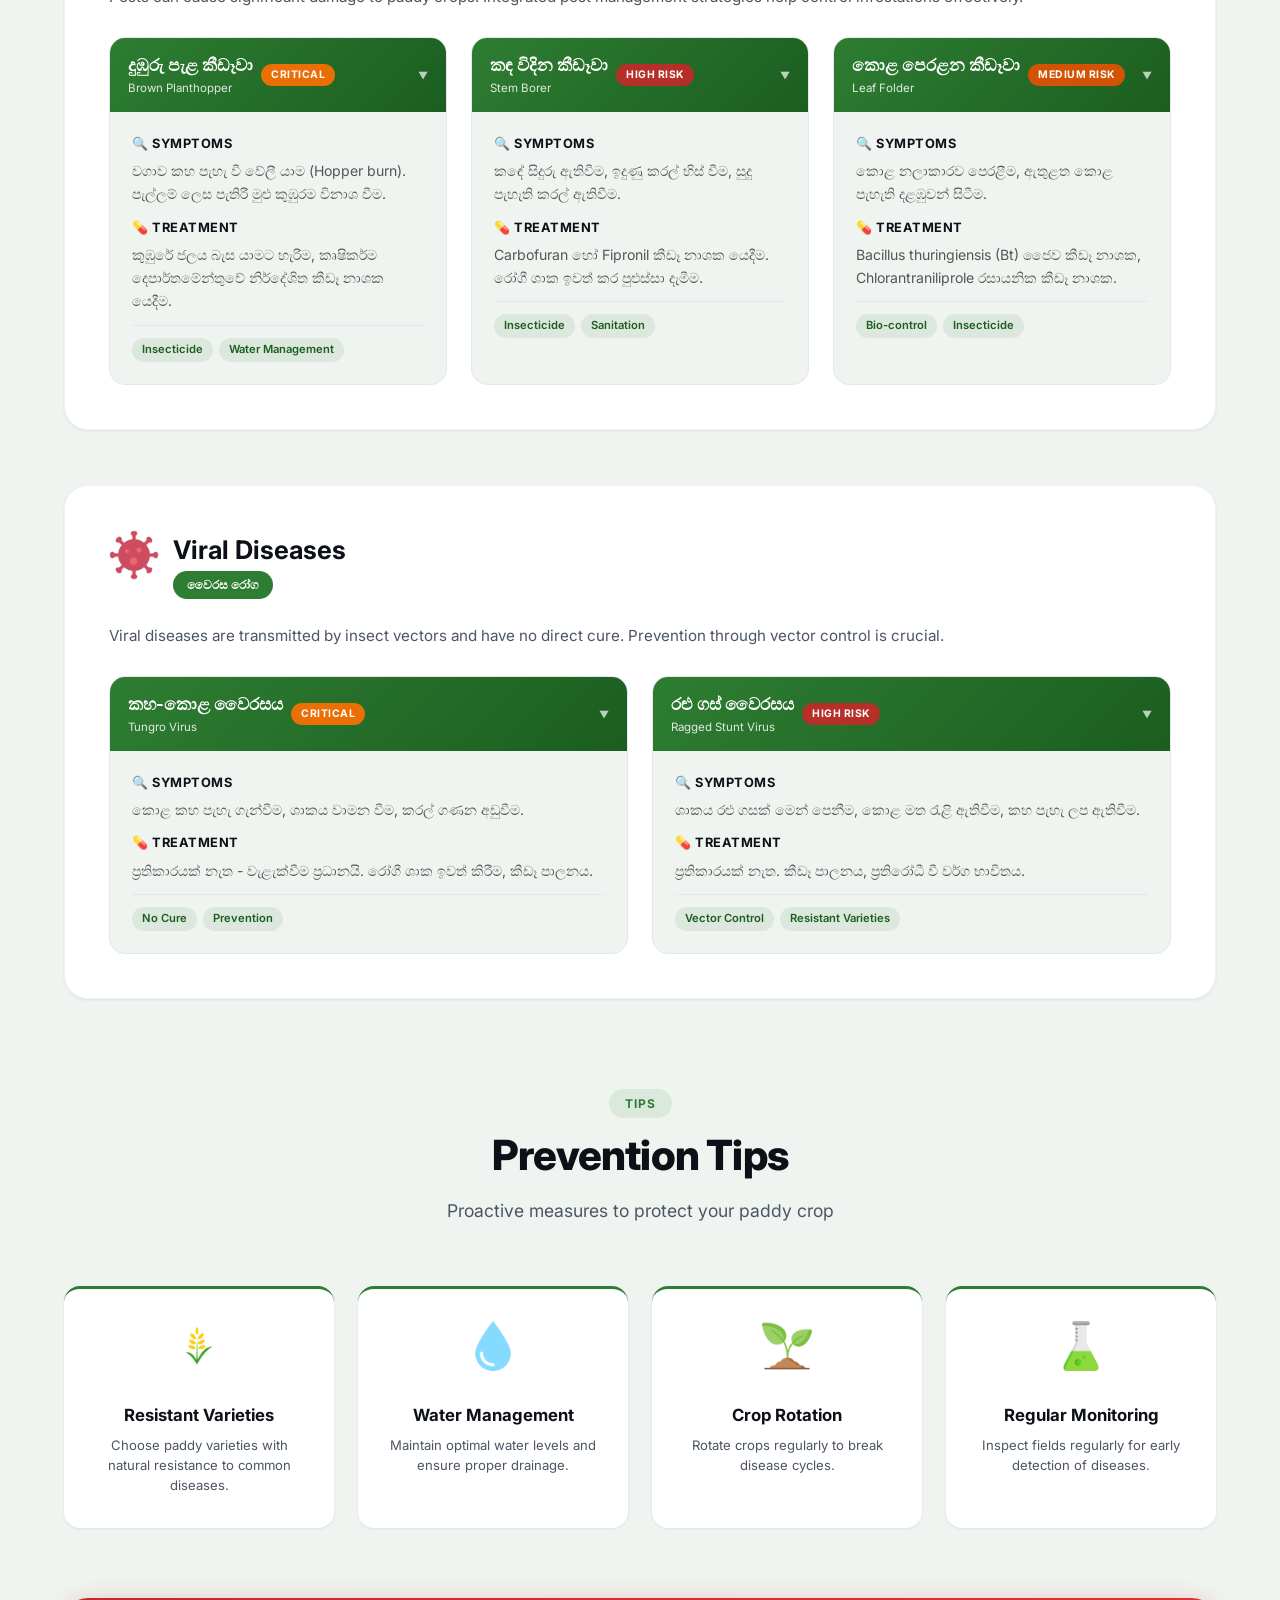
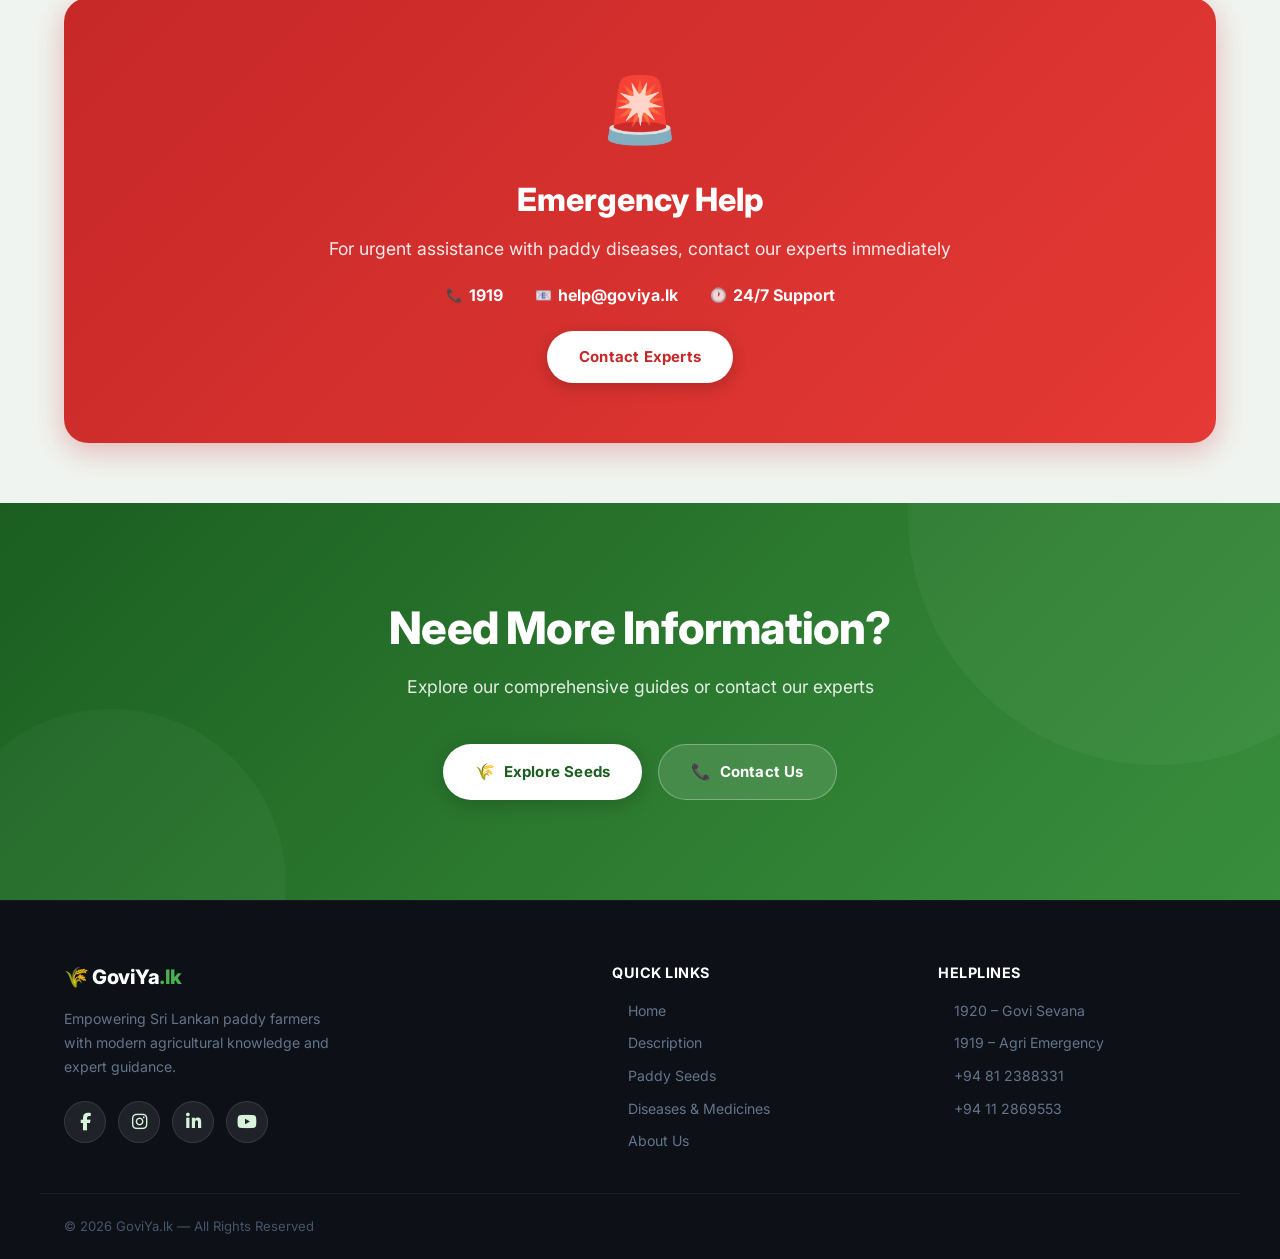
<file: diseases.html>
<!DOCTYPE html>
<html lang="si">
<head>
    <meta charset="UTF-8">
    <meta name="viewport" content="width=device-width, initial-scale=1.0">
    <title>GoviYa.lk - Paddy Diseases &amp; Medicines | Sri Lankan Crop Health Guide</title>
    <meta name="description" content="Identify and treat common paddy diseases in Sri Lanka. Comprehensive guide to fungal, bacterial, viral diseases and pest management for rice farmers.">
    
    <!-- Google Fonts -->
    <link rel="preconnect" href="https://fonts.googleapis.com">
    <link rel="preconnect" href="https://fonts.gstatic.com" crossorigin>
    <link href="https://fonts.googleapis.com/css2?family=Inter:opsz,wght@14..32,300;14..32,400;14..32,500;14..32,600;14..32,700;14..32,800&display=swap" rel="stylesheet">
    
    <!-- Font Awesome 6 (Free) -->
    <link rel="stylesheet" href="https://cdnjs.cloudflare.com/ajax/libs/font-awesome/6.5.0/css/all.min.css">
    
    <!-- Main Stylesheet -->
    <link rel="stylesheet" href="style.css">
</head>
<body>

    <!-- Scroll Progress Bar -->
    <div id="scroll-progress"></div>

    <!-- Toast Container -->
    <div id="toast-container"></div>

    <!-- Header / Navigation -->
    <header>
        <nav class="navbar">
            <div class="logo">
                <span class="logo-icon">🌾</span>GoviYa<span>.lk</span>
            </div>
            <ul class="nav-links">
                <li><a href="index.html">Home</a></li>
                <li><a href="description.html">Description</a></li>
                <li><a href="paddy-seeds.html">Paddy Seeds</a></li>
                <li><a href="diseases.html" class="active">Diseases &amp; Medicines</a></li>
                <li><a href="about.html">About</a></li>
            </ul>
            <div class="menu-toggle" id="mobile-menu">
                <span class="bar"></span>
                <span class="bar"></span>
                <span class="bar"></span>
            </div>
        </nav>
    </header>

    <!-- Main Content -->
    <main>

        <!-- Page Hero -->
        <section class="page-hero diseases-hero">
            <div class="page-hero-overlay">
                <div class="page-hero-content animate-fade">
                    <span class="hero-badge">Crop Health</span>
                    <h1>Diseases &amp; Medicines</h1>
                    <p>රෝග සහ ප්‍රතිකාර</p>
                </div>
            </div>
        </section>

        <!-- Diseases Main Content -->
        <section class="diseases-main">
            <div class="container">

                <!-- Introduction -->
                <div class="diseases-intro animate-up">
                    <div class="section-header">
                        <span class="section-tag">Disease Management</span>
                        <h2 class="section-title">Common Paddy Diseases</h2>
                        <p class="section-subtitle">Learn to identify and manage common diseases affecting rice cultivation</p>
                    </div>
                    <div class="intro-stats">
                        <div class="stat-box">
                            <span class="stat-number" data-target="15+">15+</span>
                            <span class="stat-label">Common Diseases Documented</span>
                        </div>
                        <div class="stat-box">
                            <span class="stat-number" data-target="30%">30%</span>
                            <span class="stat-label">Potential Crop Loss if Untreated</span>
                        </div>
                        <div class="stat-box">
                            <span class="stat-number" data-target="24/7">24/7</span>
                            <span class="stat-label">Expert Support Available</span>
                        </div>
                    </div>
                </div>

                <!-- Disease Categories -->
                <div class="disease-categories">

                    <!-- Fungal Diseases -->
                    <div class="disease-category animate-up">
                        <div class="category-header">
                            <span class="category-icon">
                                <img src="image/Diseases & Medicines/Fungal .png" alt="Fungal Diseases" width="50" height="50">
                            </span>
                            <div>
                                <h3>Fungal Diseases</h3>
                                <span class="category-badge">දිලීර රෝග</span>
                            </div>
                        </div>
                        <p class="category-description">
                            Fungal diseases are caused by various fungi and thrive in humid conditions. Early detection and proper treatment are essential.
                        </p>
                        <div class="disease-grid">
                            <!-- Disease Card 1 -->
                            <div class="disease-card">
                                <div class="disease-header">
                                    <div>
                                        <h4>කොළ පාළුව</h4>
                                        <span class="disease-type">Paddy Blast</span>
                                    </div>
                                    <span class="disease-risk danger">High Risk</span>
                                </div>
                                <div class="disease-body">
                                    <div class="disease-section">
                                        <h5>🔍 Symptoms</h5>
                                        <p>කොළ මත දියමන්ති හැඩැති ලප ඇතිවීම සහ පසුව කොළ වියළී යාම.</p>
                                    </div>
                                    <div class="disease-section">
                                        <h5>💊 Treatment</h5>
                                        <p>Tricyclazole දිලීර නාශක භාවිතය, නයිට්‍රජන් පොහොර පමණට වඩා යෙදීමෙන් වැළකීම.</p>
                                    </div>
                                    <div class="disease-tags">
                                        <span class="tag">Fungicide</span>
                                        <span class="tag">Preventive</span>
                                    </div>
                                </div>
                            </div>

                            <!-- Disease Card 2 -->
                            <div class="disease-card">
                                <div class="disease-header">
                                    <div>
                                        <h4>කොපු පාළුව</h4>
                                        <span class="disease-type">Sheath Blight</span>
                                    </div>
                                    <span class="disease-risk warning">Medium Risk</span>
                                </div>
                                <div class="disease-body">
                                    <div class="disease-section">
                                        <h5>🔍 Symptoms</h5>
                                        <p>කඳ වටා ඇති කොපු මත අළු-දුඹුරු පැහැති ලප හටගෙන පසුව මුළු ශාකයම විනාශ වීම.</p>
                                    </div>
                                    <div class="disease-section">
                                        <h5>💊 Treatment</h5>
                                        <p>Hexaconazole දිලීර නාශක භාවිතය, පඳුරු අතර වාතාශ්‍රය හොඳින් පවත්වා ගැනීම.</p>
                                    </div>
                                    <div class="disease-tags">
                                        <span class="tag">Fungicide</span>
                                        <span class="tag">Cultural Control</span>
                                    </div>
                                </div>
                            </div>

                            <!-- Disease Card 3 -->
                            <div class="disease-card">
                                <div class="disease-header">
                                    <div>
                                        <h4>කඳ මානා රෝගය</h4>
                                        <span class="disease-type">Stem Rot</span>
                                    </div>
                                    <span class="disease-risk danger">High Risk</span>
                                </div>
                                <div class="disease-body">
                                    <div class="disease-section">
                                        <h5>🔍 Symptoms</h5>
                                        <p>කඳේ පාදම අසල දුඹුරු-කළු පැහැති ලප ඇතිවීම, කඳ බිඳී වැටීම.</p>
                                    </div>
                                    <div class="disease-section">
                                        <h5>💊 Treatment</h5>
                                        <p>Propiconazole දිලීර නාශක භාවිතය, කුඹුරේ ජලාපවහනය වැඩිදියුණු කිරීම.</p>
                                    </div>
                                    <div class="disease-tags">
                                        <span class="tag">Fungicide</span>
                                        <span class="tag">Drainage</span>
                                    </div>
                                </div>
                            </div>
                        </div>
                    </div>

                    <!-- Pest Infestations -->
                    <div class="disease-category animate-up">
                        <div class="category-header">
                            <span class="category-icon">🐛</span>
                            <div>
                                <h3>Pest Infestations</h3>
                                <span class="category-badge">පලිබෝධ රෝග</span>
                            </div>
                        </div>
                        <p class="category-description">
                            Pests can cause significant damage to paddy crops. Integrated pest management strategies help control infestations effectively.
                        </p>
                        <div class="disease-grid">
                            <!-- Disease Card 4 -->
                            <div class="disease-card">
                                <div class="disease-header">
                                    <div>
                                        <h4>දුඹුරු පැළ කීඩෑවා</h4>
                                        <span class="disease-type">Brown Planthopper</span>
                                    </div>
                                    <span class="disease-risk critical">Critical</span>
                                </div>
                                <div class="disease-body">
                                    <div class="disease-section">
                                        <h5>🔍 Symptoms</h5>
                                        <p>වගාව කහ පැහැ වී වේලී යාම (Hopper burn). පැල්ලම් ලෙස පැතිරී මුළු කුඹුරම විනාශ වීම.</p>
                                    </div>
                                    <div class="disease-section">
                                        <h5>💊 Treatment</h5>
                                        <p>කුඹුරේ ජලය බැස යාමට හැරීම, කෘෂිකර්ම දෙපාර්තමේන්තුවේ නිර්දේශිත කීඩෑ නාශක යෙදීම.</p>
                                    </div>
                                    <div class="disease-tags">
                                        <span class="tag">Insecticide</span>
                                        <span class="tag">Water Management</span>
                                    </div>
                                </div>
                            </div>

                            <!-- Disease Card 5 -->
                            <div class="disease-card">
                                <div class="disease-header">
                                    <div>
                                        <h4>කඳ විදින කීඩෑවා</h4>
                                        <span class="disease-type">Stem Borer</span>
                                    </div>
                                    <span class="disease-risk danger">High Risk</span>
                                </div>
                                <div class="disease-body">
                                    <div class="disease-section">
                                        <h5>🔍 Symptoms</h5>
                                        <p>කඳේ සිදුරු ඇතිවීම, ඉදුණු කරල් හිස් වීම, සුදු පැහැති කරල් ඇතිවීම.</p>
                                    </div>
                                    <div class="disease-section">
                                        <h5>💊 Treatment</h5>
                                        <p>Carbofuran හෝ Fipronil කීඩෑ නාශක යෙදීම. රෝගී ශාක ඉවත් කර පුළුස්සා දැමීම.</p>
                                    </div>
                                    <div class="disease-tags">
                                        <span class="tag">Insecticide</span>
                                        <span class="tag">Sanitation</span>
                                    </div>
                                </div>
                            </div>

                            <!-- Disease Card 6 -->
                            <div class="disease-card">
                                <div class="disease-header">
                                    <div>
                                        <h4>කොළ පෙරළන කීඩෑවා</h4>
                                        <span class="disease-type">Leaf Folder</span>
                                    </div>
                                    <span class="disease-risk warning">Medium Risk</span>
                                </div>
                                <div class="disease-body">
                                    <div class="disease-section">
                                        <h5>🔍 Symptoms</h5>
                                        <p>කොළ නලාකාරව පෙරළීම, ඇතුළත කොළ පැහැති දළඹුවන් සිටීම.</p>
                                    </div>
                                    <div class="disease-section">
                                        <h5>💊 Treatment</h5>
                                        <p>Bacillus thuringiensis (Bt) ජෛව කීඩෑ නාශක, Chlorantraniliprole රසායනික කීඩෑ නාශක.</p>
                                    </div>
                                    <div class="disease-tags">
                                        <span class="tag">Bio-control</span>
                                        <span class="tag">Insecticide</span>
                                    </div>
                                </div>
                            </div>
                        </div>
                    </div>

                    <!-- Viral Diseases -->
                    <div class="disease-category animate-up">
                        <div class="category-header">
                            <span class="category-icon">
                                <img src="image/Diseases & Medicines/virus.png" alt="Viral Diseases" width="50" height="50">
                            </span>
                            <div>
                                <h3>Viral Diseases</h3>
                                <span class="category-badge">වෛරස රෝග</span>
                            </div>
                        </div>
                        <p class="category-description">
                            Viral diseases are transmitted by insect vectors and have no direct cure. Prevention through vector control is crucial.
                        </p>
                        <div class="disease-grid">
                            <!-- Disease Card 7 -->
                            <div class="disease-card">
                                <div class="disease-header">
                                    <div>
                                        <h4>කහ-කොළ වෛරසය</h4>
                                        <span class="disease-type">Tungro Virus</span>
                                    </div>
                                    <span class="disease-risk critical">Critical</span>
                                </div>
                                <div class="disease-body">
                                    <div class="disease-section">
                                        <h5>🔍 Symptoms</h5>
                                        <p>කොළ කහ පැහැ ගැන්වීම, ශාකය වාමන වීම, කරල් ගණන අඩුවීම.</p>
                                    </div>
                                    <div class="disease-section">
                                        <h5>💊 Treatment</h5>
                                        <p>ප්‍රතිකාරයක් නැත - වැළැක්වීම ප්‍රධානයි. රෝගී ශාක ඉවත් කිරීම, කීඩෑ පාලනය.</p>
                                    </div>
                                    <div class="disease-tags">
                                        <span class="tag">No Cure</span>
                                        <span class="tag">Prevention</span>
                                    </div>
                                </div>
                            </div>

                            <!-- Disease Card 8 -->
                            <div class="disease-card">
                                <div class="disease-header">
                                    <div>
                                        <h4>රළු ගස් වෛරසය</h4>
                                        <span class="disease-type">Ragged Stunt Virus</span>
                                    </div>
                                    <span class="disease-risk danger">High Risk</span>
                                </div>
                                <div class="disease-body">
                                    <div class="disease-section">
                                        <h5>🔍 Symptoms</h5>
                                        <p>ශාකය රළු ගසක් මෙන් පෙනීම, කොළ මත රැළි ඇතිවීම, කහ පැහැ ලප ඇතිවීම.</p>
                                    </div>
                                    <div class="disease-section">
                                        <h5>💊 Treatment</h5>
                                        <p>ප්‍රතිකාරයක් නැත. කීඩෑ පාලනය, ප්‍රතිරෝධී වී වර්ග භාවිතය.</p>
                                    </div>
                                    <div class="disease-tags">
                                        <span class="tag">Vector Control</span>
                                        <span class="tag">Resistant Varieties</span>
                                    </div>
                                </div>
                            </div>
                        </div>
                    </div>
                </div>

                <!-- Prevention Tips -->
                <div class="prevention-section animate-up">
                    <div class="section-header">
                        <span class="section-tag">Tips</span>
                        <h2 class="section-title">Prevention Tips</h2>
                        <p class="section-subtitle">Proactive measures to protect your paddy crop</p>
                    </div>
                    <div class="prevention-grid">
                        <div class="prevention-item">
                            <div class="prevention-icon">
                                <img src="image/Diseases & Medicines/wheat.png" alt="Resistant Varieties" width="50" height="50">
                            </div>
                            <h4>Resistant Varieties</h4>
                            <p>Choose paddy varieties with natural resistance to common diseases.</p>
                        </div>
                        <div class="prevention-item">
                            <div class="prevention-icon">
                                <img src="image/Diseases & Medicines/drop.png" alt="Water Management" width="50" height="50">
                            </div>
                            <h4>Water Management</h4>
                            <p>Maintain optimal water levels and ensure proper drainage.</p>
                        </div>
                        <div class="prevention-item">
                            <div class="prevention-icon">
                                <img src="image/Diseases & Medicines/plant.png" alt="Crop Rotation" width="50" height="50">
                            </div>
                            <h4>Crop Rotation</h4>
                            <p>Rotate crops regularly to break disease cycles.</p>
                        </div>
                        <div class="prevention-item">
                            <div class="prevention-icon">
                                <img src="image/Diseases & Medicines/flask.png" alt="Regular Monitoring" width="50" height="50">
                            </div>
                            <h4>Regular Monitoring</h4>
                            <p>Inspect fields regularly for early detection of diseases.</p>
                        </div>
                    </div>
                </div>

                <!-- Emergency Contact -->
                <div class="emergency-section animate-up">
                    <div class="emergency-content">
                        <span class="emergency-icon">🚨</span>
                        <h3>Emergency Help</h3>
                        <p>For urgent assistance with paddy diseases, contact our experts immediately</p>
                        <div class="emergency-contacts">
                            <div class="contact-item">
                                <span class="contact-label">📞</span>
                                <span class="contact-value">1919</span>
                            </div>
                            <div class="contact-item">
                                <span class="contact-label">📧</span>
                                <span class="contact-value">help@goviya.lk</span>
                            </div>
                            <div class="contact-item">
                                <span class="contact-label">🕐</span>
                                <span class="contact-value">24/7 Support</span>
                            </div>
                        </div>
                        <a href="about.html" class="btn btn-primary">Contact Experts</a>
                    </div>
                </div>

            </div>
        </section>

        <!-- Call to Action -->
        <section class="cta-section">
            <div class="container">
                <div class="cta-content animate-fade">
                    <h2>Need More Information?</h2>
                    <p>Explore our comprehensive guides or contact our experts</p>
                    <div class="cta-buttons">
                        <a href="paddy-seeds.html" class="btn btn-primary">
                            <span class="btn-icon">🌾</span> Explore Seeds
                        </a>
                        <a href="about.html" class="btn btn-secondary">
                            <span class="btn-icon">📞</span> Contact Us
                        </a>
                    </div>
                </div>
            </div>
        </section>

    </main>

    <!-- Footer -->
    <footer>
        <div class="footer-grid">
            <div class="footer-brand">
                <div class="logo">🌾 GoviYa<span>.lk</span></div>
                <p>Empowering Sri Lankan paddy farmers with modern agricultural knowledge and expert guidance.</p>
                <div class="footer-social">
                    <a href="#" class="social-link" aria-label="Facebook"><i class="fab fa-facebook-f"></i></a>
                    <a href="#" class="social-link" aria-label="Instagram"><i class="fab fa-instagram"></i></a>
                    <a href="#" class="social-link" aria-label="LinkedIn"><i class="fab fa-linkedin-in"></i></a>
                    <a href="#" class="social-link" aria-label="YouTube"><i class="fab fa-youtube"></i></a>
                </div>
            </div>
            <div class="footer-col">
                <h4>Quick Links</h4>
                <ul class="footer-links">
                    <li><a href="index.html">Home</a></li>
                    <li><a href="description.html">Description</a></li>
                    <li><a href="paddy-seeds.html">Paddy Seeds</a></li>
                    <li><a href="diseases.html">Diseases &amp; Medicines</a></li>
                    <li><a href="about.html">About Us</a></li>
                </ul>
            </div>
            <div class="footer-col">
                <h4>Helplines</h4>
                <ul class="footer-links">
                    <li><a href="#">1920 – Govi Sevana</a></li>
                    <li><a href="#">1919 – Agri Emergency</a></li>
                    <li><a href="#">+94 81 2388331</a></li>
                    <li><a href="#">+94 11 2869553</a></li>
                </ul>
            </div>
        </div>
        <div class="footer-bottom">
            <p>&copy; 2026 GoviYa.lk — All Rights Reserved</p>
        </div>
    </footer>

    <!-- Back to Top Button -->
    <button id="back-to-top" title="Back to top">↑</button>

    <!-- JavaScript -->
    <script src="script.js"></script>

</body>
</html>
</file>
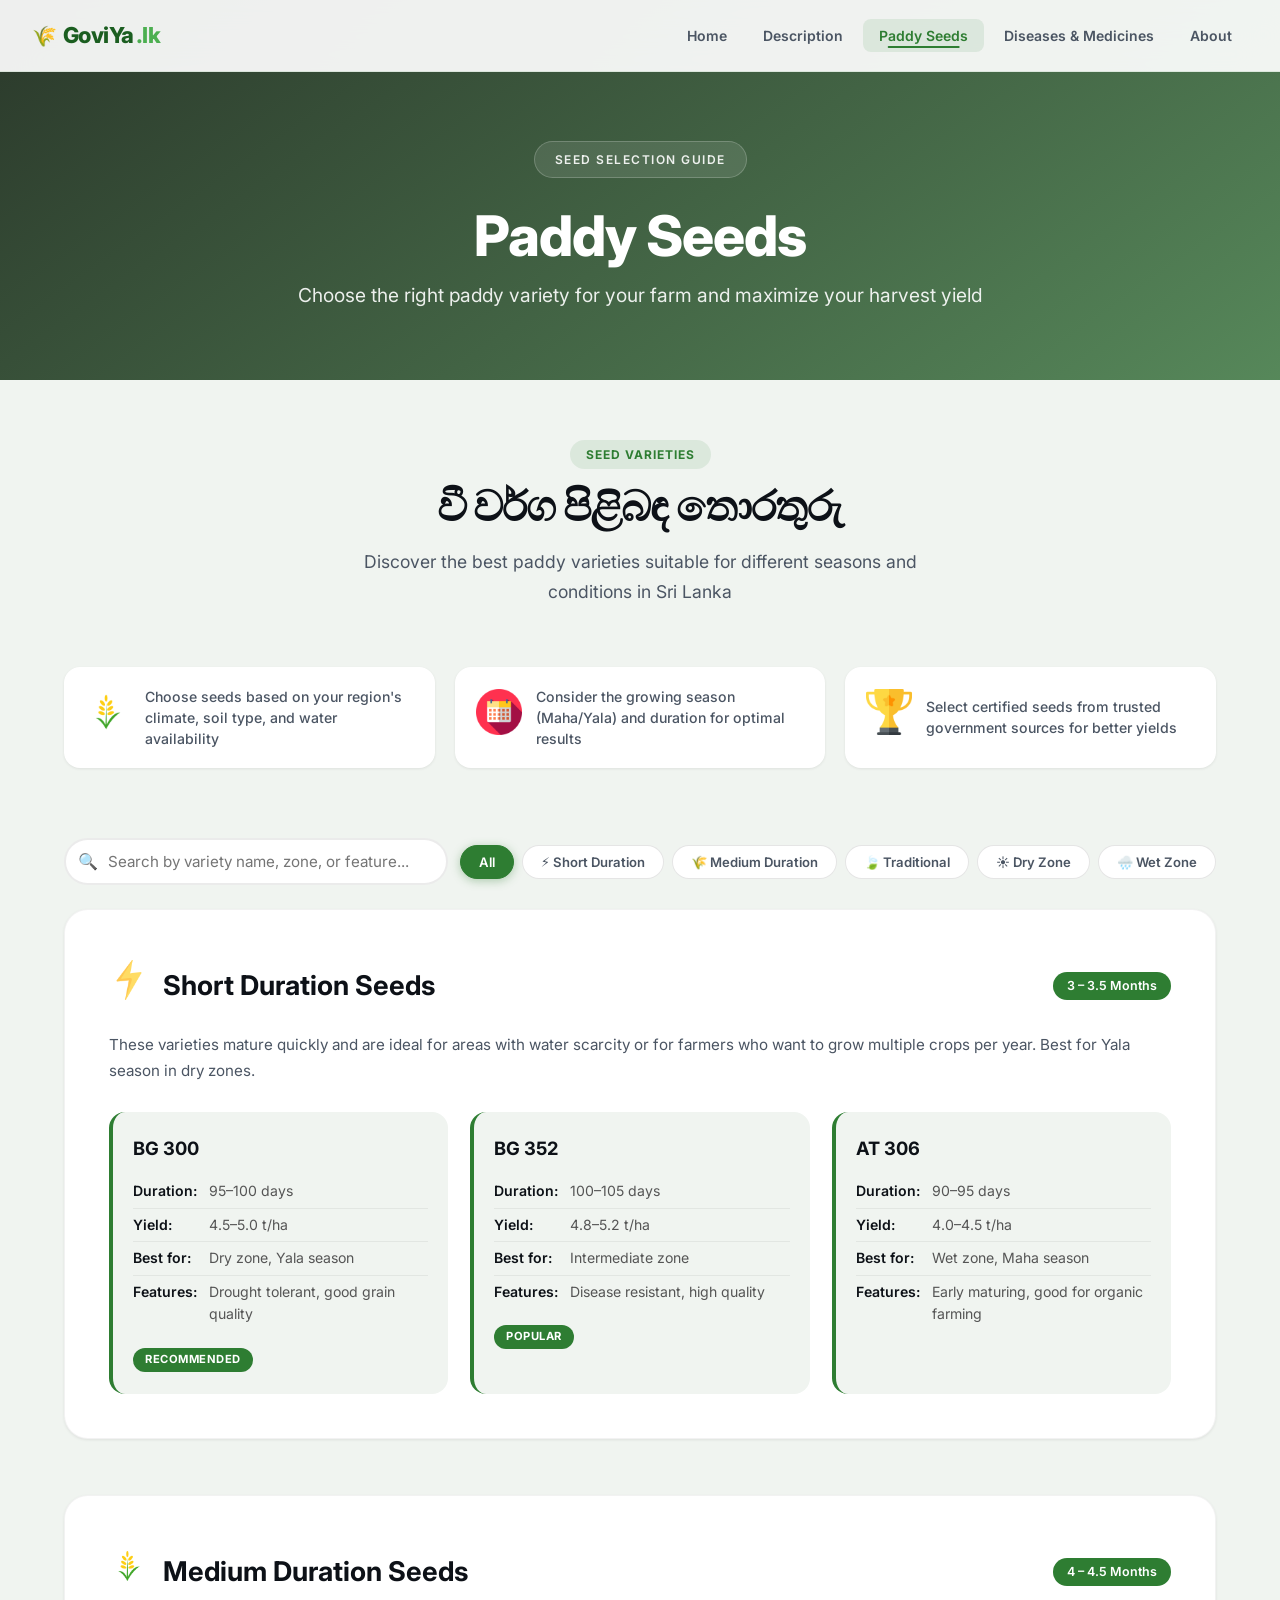
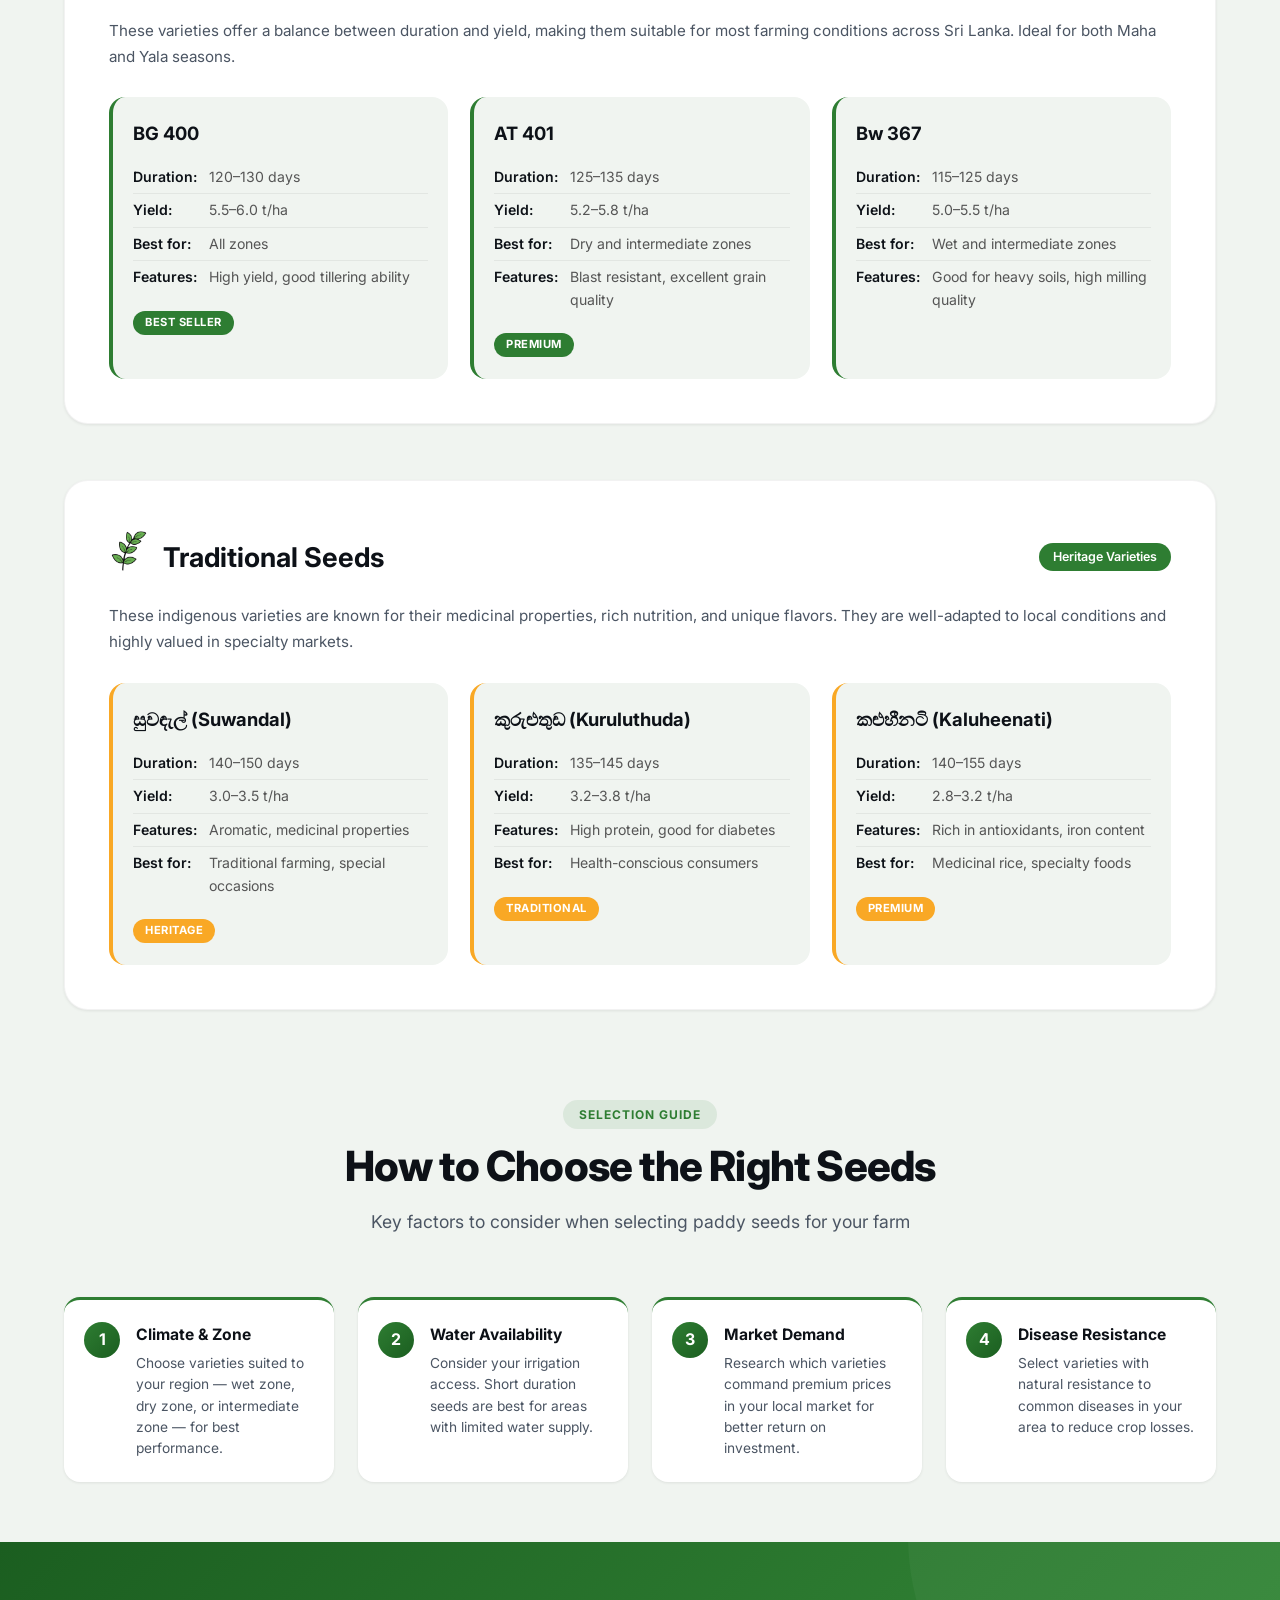
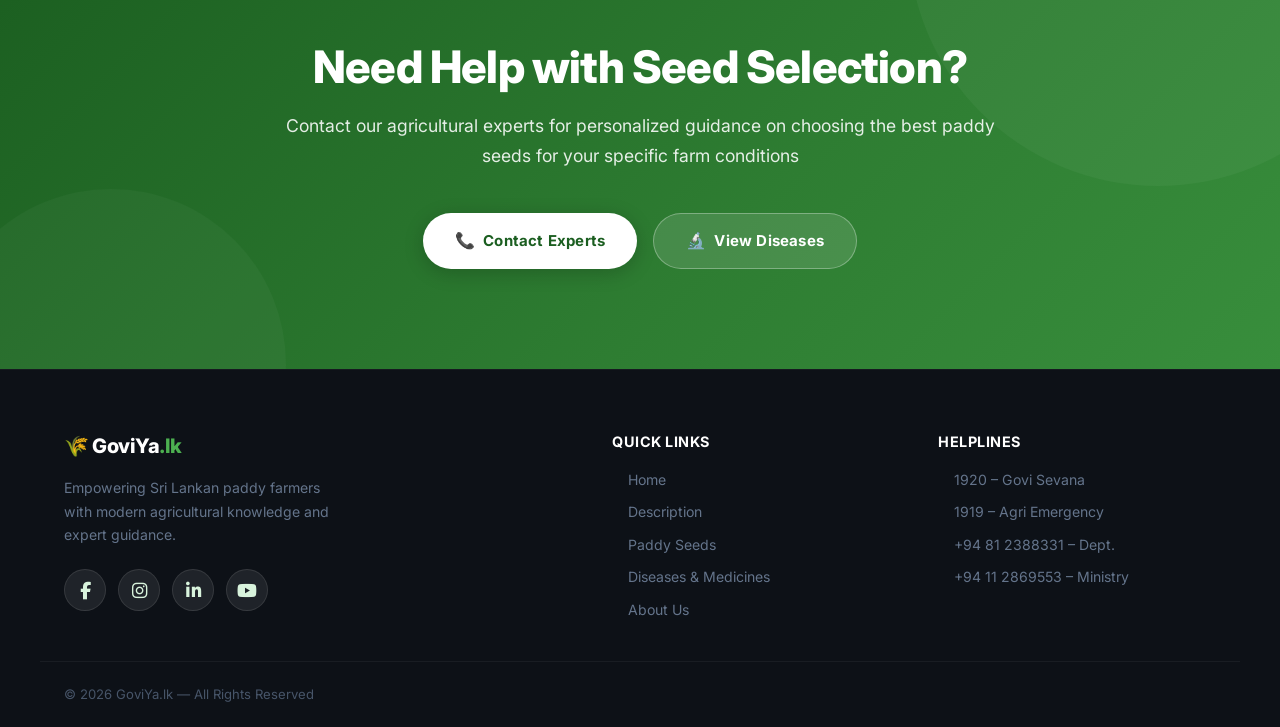
<file: paddy-seeds.html>
<!DOCTYPE html>
<html lang="si">
<head>
    <meta charset="UTF-8">
    <meta name="viewport" content="width=device-width, initial-scale=1.0">
    <title>GoviYa.lk - Paddy Seeds | Variety Guide for Sri Lankan Farmers</title>
    <meta name="description" content="Find the best paddy seed varieties for Sri Lanka - Short duration, medium duration, and traditional heritage seeds with detailed growing guides.">
    
    <!-- Google Fonts -->
    <link rel="preconnect" href="https://fonts.googleapis.com">
    <link rel="preconnect" href="https://fonts.gstatic.com" crossorigin>
    <link href="https://fonts.googleapis.com/css2?family=Inter:opsz,wght@14..32,300;14..32,400;14..32,500;14..32,600;14..32,700;14..32,800&display=swap" rel="stylesheet">
    
    <!-- Font Awesome 6 (Free) -->
    <link rel="stylesheet" href="https://cdnjs.cloudflare.com/ajax/libs/font-awesome/6.5.0/css/all.min.css">
    
    <!-- Main Stylesheet -->
    <link rel="stylesheet" href="style.css">
</head>
<body>

    <!-- Scroll Progress Bar -->
    <div id="scroll-progress"></div>

    <!-- Toast Container -->
    <div id="toast-container"></div>

    <!-- Header / Navigation -->
    <header>
        <nav class="navbar">
            <div class="logo">
                <span class="logo-icon">🌾</span>GoviYa<span>.lk</span>
            </div>
            <ul class="nav-links">
                <li><a href="index.html">Home</a></li>
                <li><a href="description.html">Description</a></li>
                <li><a href="paddy-seeds.html" class="active">Paddy Seeds</a></li>
                <li><a href="diseases.html">Diseases &amp; Medicines</a></li>
                <li><a href="about.html">About</a></li>
            </ul>
            <div class="menu-toggle" id="mobile-menu">
                <span class="bar"></span>
                <span class="bar"></span>
                <span class="bar"></span>
            </div>
        </nav>
    </header>

    <!-- Main Content -->
    <main>

        <!-- Page Hero -->
        <section class="page-hero seeds-hero">
            <div class="page-hero-overlay">
                <div class="page-hero-content animate-fade">
                    <span class="hero-badge">Seed Selection Guide</span>
                    <h1>Paddy Seeds</h1>
                    <p>Choose the right paddy variety for your farm and maximize your harvest yield</p>
                </div>
            </div>
        </section>

        <!-- Seeds Main Content -->
        <section class="seeds-main">
            <div class="container">

                <!-- Introduction -->
                <div class="seeds-intro animate-up">
                    <div class="section-header">
                        <span class="section-tag">Seed Varieties</span>
                        <h2 class="section-title">වී වර්ග පිළිබඳ තොරතුරු</h2>
                        <p class="section-subtitle">Discover the best paddy varieties suitable for different seasons and conditions in Sri Lanka</p>
                    </div>
                    <div class="intro-info">
                        <div class="info-box">
                            <span class="info-icon">
                                <img src="image/paddy seeds/wheat.png" alt="Climate" width="46" height="46">
                            </span>
                            <p>Choose seeds based on your region's climate, soil type, and water availability</p>
                        </div>
                        <div class="info-box">
                            <span class="info-icon">
                                <img src="image/paddy seeds/calendar.png" alt="Season" width="46" height="46">
                            </span>
                            <p>Consider the growing season (Maha/Yala) and duration for optimal results</p>
                        </div>
                        <div class="info-box">
                            <span class="info-icon">
                                <img src="image/paddy seeds/trophy.png" alt="Quality" width="46" height="46">
                            </span>
                            <p>Select certified seeds from trusted government sources for better yields</p>
                        </div>
                    </div>
                </div>

                <!-- Search & Filter Bar -->
                <div class="seed-search-bar animate-up">
                    <div class="seed-search-input-wrap">
                        <span class="search-icon">🔍</span>
                        <input type="text" id="seed-search" placeholder="Search by variety name, zone, or feature...">
                    </div>
                    <div class="filter-pills">
                        <button class="filter-pill active" data-filter="all">All</button>
                        <button class="filter-pill" data-filter="short">⚡ Short Duration</button>
                        <button class="filter-pill" data-filter="medium">🌾 Medium Duration</button>
                        <button class="filter-pill" data-filter="traditional">🍃 Traditional</button>
                        <button class="filter-pill" data-filter="dry">☀️ Dry Zone</button>
                        <button class="filter-pill" data-filter="wet">🌧️ Wet Zone</button>
                    </div>
                </div>

                <!-- No Results Message -->
                <div id="no-results">
                    <span class="no-results-icon">🔍</span>
                    <p>No varieties found matching your search. Try a different keyword or filter.</p>
                </div>

                <!-- Seed Categories -->
                <div class="seed-categories">

                    <!-- Short Duration Seeds -->
                    <div class="seed-category animate-up">
                        <div class="category-header">
                            <span class="category-icon">
                                <img src="image/paddy seeds/lightning.png" alt="Short Duration" width="40" height="40">
                            </span>
                            <div>
                                <h3>Short Duration Seeds</h3>
                            </div>
                            <span class="category-badge">3 – 3.5 Months</span>
                        </div>
                        <p class="category-description">
                            These varieties mature quickly and are ideal for areas with water scarcity or for farmers who want to grow multiple crops per year. Best for Yala season in dry zones.
                        </p>
                        <div class="seed-varieties">
                            <div class="variety-card">
                                <h4>BG 300</h4>
                                <ul class="variety-details">
                                    <li><span>Duration:</span> 95–100 days</li>
                                    <li><span>Yield:</span> 4.5–5.0 t/ha</li>
                                    <li><span>Best for:</span> Dry zone, Yala season</li>
                                    <li><span>Features:</span> Drought tolerant, good grain quality</li>
                                </ul>
                                <span class="variety-tag">Recommended</span>
                            </div>
                            <div class="variety-card">
                                <h4>BG 352</h4>
                                <ul class="variety-details">
                                    <li><span>Duration:</span> 100–105 days</li>
                                    <li><span>Yield:</span> 4.8–5.2 t/ha</li>
                                    <li><span>Best for:</span> Intermediate zone</li>
                                    <li><span>Features:</span> Disease resistant, high quality</li>
                                </ul>
                                <span class="variety-tag">Popular</span>
                            </div>
                            <div class="variety-card">
                                <h4>AT 306</h4>
                                <ul class="variety-details">
                                    <li><span>Duration:</span> 90–95 days</li>
                                    <li><span>Yield:</span> 4.0–4.5 t/ha</li>
                                    <li><span>Best for:</span> Wet zone, Maha season</li>
                                    <li><span>Features:</span> Early maturing, good for organic farming</li>
                                </ul>
                            </div>
                        </div>
                    </div>

                    <!-- Medium Duration Seeds -->
                    <div class="seed-category animate-up">
                        <div class="category-header">
                            <span class="category-icon">
                                <img src="image/paddy seeds/wheat.png" alt="Medium Duration" width="40" height="40">
                            </span>
                            <div>
                                <h3>Medium Duration Seeds</h3>
                            </div>
                            <span class="category-badge">4 – 4.5 Months</span>
                        </div>
                        <p class="category-description">
                            These varieties offer a balance between duration and yield, making them suitable for most farming conditions across Sri Lanka. Ideal for both Maha and Yala seasons.
                        </p>
                        <div class="seed-varieties">
                            <div class="variety-card">
                                <h4>BG 400</h4>
                                <ul class="variety-details">
                                    <li><span>Duration:</span> 120–130 days</li>
                                    <li><span>Yield:</span> 5.5–6.0 t/ha</li>
                                    <li><span>Best for:</span> All zones</li>
                                    <li><span>Features:</span> High yield, good tillering ability</li>
                                </ul>
                                <span class="variety-tag">Best Seller</span>
                            </div>
                            <div class="variety-card">
                                <h4>AT 401</h4>
                                <ul class="variety-details">
                                    <li><span>Duration:</span> 125–135 days</li>
                                    <li><span>Yield:</span> 5.2–5.8 t/ha</li>
                                    <li><span>Best for:</span> Dry and intermediate zones</li>
                                    <li><span>Features:</span> Blast resistant, excellent grain quality</li>
                                </ul>
                                <span class="variety-tag">Premium</span>
                            </div>
                            <div class="variety-card">
                                <h4>Bw 367</h4>
                                <ul class="variety-details">
                                    <li><span>Duration:</span> 115–125 days</li>
                                    <li><span>Yield:</span> 5.0–5.5 t/ha</li>
                                    <li><span>Best for:</span> Wet and intermediate zones</li>
                                    <li><span>Features:</span> Good for heavy soils, high milling quality</li>
                                </ul>
                            </div>
                        </div>
                    </div>

                    <!-- Traditional Seeds -->
                    <div class="seed-category animate-up">
                        <div class="category-header">
                            <span class="category-icon">
                                <img src="image/paddy seeds/leaves-design.png" alt="Traditional" width="40" height="40">
                            </span>
                            <div>
                                <h3>Traditional Seeds</h3>
                            </div>
                            <span class="category-badge">Heritage Varieties</span>
                        </div>
                        <p class="category-description">
                            These indigenous varieties are known for their medicinal properties, rich nutrition, and unique flavors. They are well-adapted to local conditions and highly valued in specialty markets.
                        </p>
                        <div class="seed-varieties">
                            <div class="variety-card traditional">
                                <h4>සුවඳැල් (Suwandal)</h4>
                                <ul class="variety-details">
                                    <li><span>Duration:</span> 140–150 days</li>
                                    <li><span>Yield:</span> 3.0–3.5 t/ha</li>
                                    <li><span>Features:</span> Aromatic, medicinal properties</li>
                                    <li><span>Best for:</span> Traditional farming, special occasions</li>
                                </ul>
                                <span class="variety-tag heritage">Heritage</span>
                            </div>
                            <div class="variety-card traditional">
                                <h4>කුරුළුතුඩ (Kuruluthuda)</h4>
                                <ul class="variety-details">
                                    <li><span>Duration:</span> 135–145 days</li>
                                    <li><span>Yield:</span> 3.2–3.8 t/ha</li>
                                    <li><span>Features:</span> High protein, good for diabetes</li>
                                    <li><span>Best for:</span> Health-conscious consumers</li>
                                </ul>
                                <span class="variety-tag heritage">Traditional</span>
                            </div>
                            <div class="variety-card traditional">
                                <h4>කළුහීනටි (Kaluheenati)</h4>
                                <ul class="variety-details">
                                    <li><span>Duration:</span> 140–155 days</li>
                                    <li><span>Yield:</span> 2.8–3.2 t/ha</li>
                                    <li><span>Features:</span> Rich in antioxidants, iron content</li>
                                    <li><span>Best for:</span> Medicinal rice, specialty foods</li>
                                </ul>
                                <span class="variety-tag heritage">Premium</span>
                            </div>
                        </div>
                    </div>

                </div>

                <!-- Seed Selection Guide -->
                <div class="selection-guide animate-up">
                    <div class="section-header">
                        <span class="section-tag">Selection Guide</span>
                        <h2 class="section-title">How to Choose the Right Seeds</h2>
                        <p class="section-subtitle">Key factors to consider when selecting paddy seeds for your farm</p>
                    </div>
                    <div class="guide-grid">
                        <div class="guide-item">
                            <div class="guide-number">1</div>
                            <div class="guide-content">
                                <h4>Climate &amp; Zone</h4>
                                <p>Choose varieties suited to your region — wet zone, dry zone, or intermediate zone — for best performance.</p>
                            </div>
                        </div>
                        <div class="guide-item">
                            <div class="guide-number">2</div>
                            <div class="guide-content">
                                <h4>Water Availability</h4>
                                <p>Consider your irrigation access. Short duration seeds are best for areas with limited water supply.</p>
                            </div>
                        </div>
                        <div class="guide-item">
                            <div class="guide-number">3</div>
                            <div class="guide-content">
                                <h4>Market Demand</h4>
                                <p>Research which varieties command premium prices in your local market for better return on investment.</p>
                            </div>
                        </div>
                        <div class="guide-item">
                            <div class="guide-number">4</div>
                            <div class="guide-content">
                                <h4>Disease Resistance</h4>
                                <p>Select varieties with natural resistance to common diseases in your area to reduce crop losses.</p>
                            </div>
                        </div>
                    </div>
                </div>

            </div>
        </section>

        <!-- Call to Action -->
        <section class="cta-section">
            <div class="container">
                <div class="cta-content animate-fade">
                    <h2>Need Help with Seed Selection?</h2>
                    <p>Contact our agricultural experts for personalized guidance on choosing the best paddy seeds for your specific farm conditions</p>
                    <div class="cta-buttons">
                        <a href="about.html" class="btn btn-primary">
                            <span class="btn-icon">📞</span> Contact Experts
                        </a>
                        <a href="diseases.html" class="btn btn-secondary">
                            <span class="btn-icon">🔬</span> View Diseases
                        </a>
                    </div>
                </div>
            </div>
        </section>

    </main>

    <!-- Footer -->
    <footer>
        <div class="footer-grid">
            <div class="footer-brand">
                <div class="logo">🌾 GoviYa<span>.lk</span></div>
                <p>Empowering Sri Lankan paddy farmers with modern agricultural knowledge and expert guidance.</p>
                <div class="footer-social">
                    <a href="#" class="social-link" aria-label="Facebook"><i class="fab fa-facebook-f"></i></a>
                    <a href="#" class="social-link" aria-label="Instagram"><i class="fab fa-instagram"></i></a>
                    <a href="#" class="social-link" aria-label="LinkedIn"><i class="fab fa-linkedin-in"></i></a>
                    <a href="#" class="social-link" aria-label="YouTube"><i class="fab fa-youtube"></i></a>
                </div>
            </div>
            <div class="footer-col">
                <h4>Quick Links</h4>
                <ul class="footer-links">
                    <li><a href="index.html">Home</a></li>
                    <li><a href="description.html">Description</a></li>
                    <li><a href="paddy-seeds.html">Paddy Seeds</a></li>
                    <li><a href="diseases.html">Diseases &amp; Medicines</a></li>
                    <li><a href="about.html">About Us</a></li>
                </ul>
            </div>
            <div class="footer-col">
                <h4>Helplines</h4>
                <ul class="footer-links">
                    <li><a href="#">1920 – Govi Sevana</a></li>
                    <li><a href="#">1919 – Agri Emergency</a></li>
                    <li><a href="#">+94 81 2388331 – Dept.</a></li>
                    <li><a href="#">+94 11 2869553 – Ministry</a></li>
                </ul>
            </div>
        </div>
        <div class="footer-bottom">
            <p>&copy; 2026 GoviYa.lk — All Rights Reserved</p>
        </div>
    </footer>

    <!-- Back to Top Button -->
    <button id="back-to-top" title="Back to top">↑</button>

    <!-- JavaScript -->
    <script src="script.js"></script>

</body>
</html>
</file>
<file: style.css>
/* ============================================
   1. CORE STYLING & VARIABLES
   ============================================ */
:root {
    --primary-color: #2e7d32;
    --primary-dark: #1b5e20;
    --primary-light: #4caf50;
    --primary-glow: rgba(46, 125, 50, 0.35);
    --accent-color: #81c784;
    --accent-gold: #f9a825;
    --text-dark: #0d1117;
    --text-muted: #4b5563;
    --text-light: #f9fafb;
    --bg-light: #f0f4f0;
    --bg-white: #ffffff;
    --bg-dark: #0d1117;
    --shadow-sm: 0 1px 3px rgba(0,0,0,0.08);
    --shadow-md: 0 4px 12px rgba(0,0,0,0.1);
    --shadow-lg: 0 10px 30px rgba(0,0,0,0.12);
    --shadow-hover: 0 20px 40px rgba(0,0,0,0.14);
    --shadow-green: 0 8px 24px rgba(46,125,50,0.25);
    --transition: all 0.3s cubic-bezier(0.4, 0, 0.2, 1);
    --transition-slow: all 0.5s cubic-bezier(0.4, 0, 0.2, 1);
    --radius: 16px;
    --radius-sm: 10px;
    --radius-xl: 24px;
    --navbar-height: 72px;
}

* {
    margin: 0;
    padding: 0;
    box-sizing: border-box;
}

html {
    scroll-behavior: smooth;
}

body {
    font-family: 'Inter', system-ui, -apple-system, sans-serif;
    background-color: var(--bg-light);
    color: var(--text-dark);
    display: flex;
    flex-direction: column;
    min-height: 100vh;
    line-height: 1.6;
    padding-top: var(--navbar-height);
    overflow-x: hidden;
}

main {
    flex: 1;
}

.container {
    max-width: 1200px;
    margin: 0 auto;
    padding: 0 24px;
}

/* ============================================
   2. SCROLL PROGRESS BAR
   ============================================ */
#scroll-progress {
    position: fixed;
    top: 0;
    left: 0;
    height: 3px;
    width: 0%;
    background: linear-gradient(90deg, var(--primary-light), var(--accent-gold));
    z-index: 9999;
    transition: width 0.1s linear;
    border-radius: 0 2px 2px 0;
    box-shadow: 0 0 8px var(--primary-glow);
}

/* ============================================
   3. NAVIGATION
   ============================================ */
.navbar {
    background: rgba(255, 255, 255, 0.92);
    backdrop-filter: blur(20px);
    -webkit-backdrop-filter: blur(20px);
    display: flex;
    justify-content: space-between;
    align-items: center;
    padding: 0 32px;
    height: var(--navbar-height);
    position: fixed;
    top: 0;
    left: 0;
    right: 0;
    z-index: 1000;
    border-bottom: 1px solid rgba(46, 125, 50, 0.1);
    transition: var(--transition);
}

.navbar.scrolled {
    background: rgba(255, 255, 255, 0.97);
    box-shadow: 0 4px 20px rgba(0,0,0,0.08);
}

.logo {
    color: var(--primary-dark);
    font-size: 22px;
    font-weight: 800;
    letter-spacing: -0.5px;
    text-decoration: none;
    display: flex;
    align-items: center;
    gap: 2px;
    user-select: none;
}

.logo-icon {
    font-size: 20px;
    margin-right: 4px;
}

.logo span {
    color: var(--primary-light);
}

.nav-links {
    display: flex;
    list-style: none;
    gap: 4px;
    align-items: center;
}

.nav-links li a {
    color: var(--text-muted);
    text-decoration: none;
    padding: 8px 16px;
    font-weight: 600;
    font-size: 14px;
    transition: var(--transition);
    border-radius: 8px;
    position: relative;
}

.nav-links li a::after {
    content: '';
    position: absolute;
    bottom: 4px;
    left: 50%;
    transform: translateX(-50%);
    width: 0;
    height: 2px;
    background: var(--primary-color);
    border-radius: 2px;
    transition: width 0.3s ease;
}

.nav-links li a:hover {
    color: var(--primary-color);
    background: rgba(46, 125, 50, 0.06);
}

.nav-links li a:hover::after,
.nav-links li a.active::after {
    width: 60%;
}

.nav-links li a.active {
    color: var(--primary-color);
    background: rgba(46, 125, 50, 0.1);
}

/* Hamburger Menu */
.menu-toggle {
    display: none;
    flex-direction: column;
    cursor: pointer;
    padding: 8px;
    border-radius: 8px;
    gap: 5px;
    transition: var(--transition);
}

.menu-toggle:hover {
    background: rgba(46,125,50,0.06);
}

.menu-toggle .bar {
    display: block;
    width: 22px;
    height: 2px;
    background-color: var(--text-dark);
    border-radius: 2px;
    transition: var(--transition);
    transform-origin: center;
}

.menu-toggle.is-active .bar:nth-child(1) {
    transform: translateY(7px) rotate(45deg);
}

.menu-toggle.is-active .bar:nth-child(2) {
    opacity: 0;
    transform: scaleX(0);
}

.menu-toggle.is-active .bar:nth-child(3) {
    transform: translateY(-7px) rotate(-45deg);
}

/* ============================================
   4. BUTTONS
   ============================================ */
.btn {
    display: inline-flex;
    align-items: center;
    justify-content: center;
    gap: 8px;
    padding: 14px 32px;
    border-radius: 50px;
    text-decoration: none;
    font-weight: 700;
    font-size: 15px;
    transition: var(--transition);
    cursor: pointer;
    border: none;
    letter-spacing: 0.2px;
    position: relative;
    overflow: hidden;
}

.btn::before {
    content: '';
    position: absolute;
    inset: 0;
    background: rgba(255,255,255,0.15);
    opacity: 0;
    transition: opacity 0.2s;
}

.btn:hover::before {
    opacity: 1;
}

.btn-primary {
    background: linear-gradient(135deg, var(--primary-color), var(--primary-dark));
    color: white;
    box-shadow: 0 4px 15px var(--primary-glow);
}

.btn-primary:hover {
    transform: translateY(-2px);
    box-shadow: 0 8px 24px var(--primary-glow);
}

.btn-primary:active {
    transform: translateY(0);
}

.btn-secondary {
    background: rgba(255, 255, 255, 0.12);
    color: white;
    backdrop-filter: blur(10px);
    border: 1.5px solid rgba(255, 255, 255, 0.3);
}

.btn-secondary:hover {
    background: rgba(255, 255, 255, 0.22);
    transform: translateY(-2px);
    border-color: rgba(255,255,255,0.5);
}

.btn-block {
    width: 100%;
}

.btn-icon {
    font-size: 16px;
}

/* ============================================
   5. HOMEPAGE HERO
   ============================================ */
.hero-section {
    position: relative;
    min-height: calc(100vh - var(--navbar-height));
    display: flex;
    justify-content: center;
    align-items: center;
    padding: 60px 20px;
    overflow: hidden;
    margin-top: calc(-1 * var(--navbar-height));
}

.hero-bg {
    position: absolute;
    top: 0;
    left: 0;
    width: 100%;
    height: 100%;
    object-fit: cover;
    z-index: -2;
    transform: scale(1.03);
    animation: heroZoom 20s ease-in-out infinite alternate;
}

@keyframes heroZoom {
    from { transform: scale(1.03); }
    to { transform: scale(1.08); }
}

.hero-overlay {
    position: absolute;
    top: 0;
    left: 0;
    width: 100%;
    height: 100%;
    background: linear-gradient(150deg, rgba(7,20,7,0.85) 0%, rgba(17,50,17,0.72) 50%, rgba(10,30,10,0.80) 100%);
    z-index: -1;
}

.hero-content {
    text-align: center;
    color: white;
    max-width: 920px;
    position: relative;
    z-index: 1;
    margin-top: var(--navbar-height);
}

.hero-badge {
    display: inline-flex;
    align-items: center;
    gap: 8px;
    background: rgba(255,255,255,0.1);
    backdrop-filter: blur(12px);
    padding: 8px 20px;
    border-radius: 50px;
    font-size: 12px;
    font-weight: 600;
    letter-spacing: 1.5px;
    text-transform: uppercase;
    margin-bottom: 28px;
    border: 1px solid rgba(255,255,255,0.2);
    color: rgba(255,255,255,0.9);
}

.hero-content h1 {
    font-size: clamp(2.8rem, 6vw, 5rem);
    font-weight: 800;
    line-height: 1.08;
    margin-bottom: 8px;
    letter-spacing: -2px;
}

.typewriter-wrap {
    min-height: 1.4em;
    margin-bottom: 24px;
}

.typewriter-text {
    font-size: clamp(1.1rem, 2.5vw, 1.5rem);
    font-weight: 500;
    color: var(--accent-color);
    letter-spacing: -0.3px;
}

.typewriter-cursor {
    display: inline-block;
    width: 2px;
    height: 1.1em;
    background: var(--accent-color);
    margin-left: 2px;
    border-radius: 1px;
    vertical-align: middle;
    animation: blink 0.9s step-end infinite;
}

@keyframes blink {
    0%, 100% { opacity: 1; }
    50% { opacity: 0; }
}

.hero-content p {
    font-size: clamp(1rem, 1.8vw, 1.15rem);
    font-weight: 400;
    margin-bottom: 42px;
    color: rgba(255,255,255,0.82);
    max-width: 560px;
    margin-left: auto;
    margin-right: auto;
}

.hero-cta-group {
    display: flex;
    gap: 14px;
    justify-content: center;
    flex-wrap: wrap;
    margin-bottom: 60px;
}

.hero-stats {
    display: flex;
    justify-content: center;
    gap: 16px;
    flex-wrap: wrap;
}

.stat-item {
    background: rgba(255,255,255,0.07);
    backdrop-filter: blur(12px);
    -webkit-backdrop-filter: blur(12px);
    border: 1px solid rgba(255,255,255,0.12);
    padding: 20px 28px;
    border-radius: var(--radius);
    display: flex;
    flex-direction: column;
    align-items: center;
    min-width: 150px;
    transition: var(--transition);
}

.stat-item:hover {
    background: rgba(255,255,255,0.13);
    transform: translateY(-4px);
    border-color: rgba(129,199,132,0.3);
}

.stat-number {
    font-size: 2.2rem;
    font-weight: 800;
    color: white;
    line-height: 1;
    margin-bottom: 6px;
    letter-spacing: -1px;
}

.stat-label {
    font-size: 0.78rem;
    font-weight: 500;
    color: rgba(255,255,255,0.65);
    text-transform: uppercase;
    letter-spacing: 0.8px;
    text-align: center;
}

/* ============================================
   6. FEATURES SECTION
   ============================================ */
.features-section {
    padding: 100px 0;
    background: var(--bg-white);
}

.section-header {
    text-align: center;
    margin-bottom: 60px;
}

.section-tag {
    display: inline-block;
    background: rgba(46, 125, 50, 0.1);
    color: var(--primary-color);
    padding: 5px 16px;
    border-radius: 50px;
    font-size: 12px;
    font-weight: 700;
    letter-spacing: 1px;
    text-transform: uppercase;
    margin-bottom: 14px;
}

.section-title {
    font-size: clamp(1.9rem, 4vw, 2.6rem);
    font-weight: 800;
    color: var(--text-dark);
    margin-bottom: 16px;
    letter-spacing: -0.8px;
    line-height: 1.15;
}

.section-subtitle {
    font-size: 1.1rem;
    color: var(--text-muted);
    max-width: 580px;
    margin: 0 auto;
    line-height: 1.7;
}

.features-grid {
    display: grid;
    grid-template-columns: repeat(auto-fit, minmax(270px, 1fr));
    gap: 28px;
}

.feature-card {
    background: var(--bg-white);
    padding: 40px 28px;
    border-radius: var(--radius-xl);
    border: 1px solid rgba(0,0,0,0.06);
    box-shadow: var(--shadow-sm);
    text-align: center;
    transition: var(--transition-slow);
    position: relative;
    overflow: hidden;
}

.feature-card::before {
    content: '';
    position: absolute;
    bottom: 0;
    left: 0;
    right: 0;
    height: 3px;
    background: linear-gradient(90deg, var(--primary-color), var(--primary-light));
    transform: scaleX(0);
    transition: transform 0.4s ease;
    border-radius: 0 0 var(--radius-xl) var(--radius-xl);
}

.feature-card:hover::before {
    transform: scaleX(1);
}

.feature-card:hover {
    transform: translateY(-10px);
    box-shadow: var(--shadow-hover);
    border-color: rgba(46,125,50,0.15);
}

.feature-icon {
    display: inline-flex;
    align-items: center;
    justify-content: center;
    width: 80px;
    height: 80px;
    background: linear-gradient(135deg, rgba(46,125,50,0.08), rgba(76,175,80,0.05));
    border-radius: 50%;
    margin-bottom: 22px;
    transition: var(--transition);
    border: 1px solid rgba(46,125,50,0.1);
}

.feature-card:hover .feature-icon {
    background: linear-gradient(135deg, rgba(46,125,50,0.15), rgba(76,175,80,0.1));
    transform: scale(1.1) rotate(5deg);
    box-shadow: 0 0 20px var(--primary-glow);
}

.feature-card h3 {
    font-size: 1.2rem;
    font-weight: 700;
    margin-bottom: 12px;
    color: var(--text-dark);
}

.feature-card p {
    color: var(--text-muted);
    font-size: 0.95rem;
    line-height: 1.65;
}

/* ============================================
   7. CTA SECTION
   ============================================ */
.cta-section {
    padding: 100px 0;
    background: linear-gradient(135deg, var(--primary-dark) 0%, #2e7d32 60%, #388e3c 100%);
    color: white;
    position: relative;
    overflow: hidden;
}

.cta-section::before {
    content: '';
    position: absolute;
    top: -60%;
    right: -10%;
    width: 500px;
    height: 500px;
    border-radius: 50%;
    background: rgba(255,255,255,0.04);
    pointer-events: none;
}

.cta-section::after {
    content: '';
    position: absolute;
    bottom: -40%;
    left: -5%;
    width: 350px;
    height: 350px;
    border-radius: 50%;
    background: rgba(255,255,255,0.03);
    pointer-events: none;
}

.cta-content {
    text-align: center;
    max-width: 720px;
    margin: 0 auto;
    position: relative;
    z-index: 2;
}

.cta-content h2 {
    font-size: clamp(2rem, 4vw, 2.8rem);
    font-weight: 800;
    margin-bottom: 18px;
    letter-spacing: -0.8px;
    line-height: 1.15;
}

.cta-content p {
    font-size: 1.1rem;
    color: rgba(255,255,255,0.88);
    margin-bottom: 42px;
    line-height: 1.7;
}

.cta-buttons {
    display: flex;
    gap: 16px;
    justify-content: center;
    flex-wrap: wrap;
}

.cta-buttons .btn-primary {
    background: white;
    color: var(--primary-dark);
    box-shadow: 0 4px 20px rgba(0,0,0,0.2);
}

.cta-buttons .btn-primary:hover {
    background: #f0f7f0;
    box-shadow: 0 8px 28px rgba(0,0,0,0.25);
}

/* ============================================
   8. QUICK LINKS (Homepage)
   ============================================ */
.quick-links-section {
    padding: 80px 0;
    background: var(--bg-light);
}

.quick-links-grid {
    display: grid;
    grid-template-columns: repeat(auto-fit, minmax(260px, 1fr));
    gap: 24px;
}

.quick-link-card {
    background: white;
    padding: 32px;
    border-radius: 20px;
    text-decoration: none;
    display: flex;
    gap: 18px;
    align-items: flex-start;
    box-shadow: var(--shadow-sm);
    transition: var(--transition);
    border: 1px solid transparent;
}

.quick-link-card:hover {
    box-shadow: var(--shadow-hover);
    transform: translateY(-6px);
    border-color: rgba(46, 125, 50, 0.15);
}

.quick-link-icon {
    font-size: 36px;
    flex-shrink: 0;
}

.quick-link-card h3 {
    font-size: 1.1rem;
    font-weight: 700;
    color: var(--text-dark);
    margin-bottom: 6px;
}

.quick-link-card p {
    color: var(--text-muted);
    font-size: 0.88rem;
    line-height: 1.6;
    margin: 0;
}

/* ============================================
   9. FOOTER
   ============================================ */
footer {
    background: var(--bg-dark);
    color: #94a3b8;
    padding: 60px 0 0;
    border-top: 1px solid rgba(255,255,255,0.04);
}

.footer-grid {
    display: grid;
    grid-template-columns: 1.8fr 1fr 1fr;
    gap: 48px;
    padding: 0 24px;
    max-width: 1200px;
    margin: 0 auto;
}

.footer-brand .logo {
    color: white;
    font-size: 20px;
    margin-bottom: 14px;
    display: inline-block;
}

.footer-brand p {
    font-size: 0.88rem;
    line-height: 1.7;
    color: #64748b;
    max-width: 280px;
    margin-bottom: 22px;
}

.footer-social {
    display: flex;
    gap: 12px;
    margin-top: 5px;
    flex-wrap: wrap;
}

.social-link {
    display: inline-flex;
    align-items: center;
    justify-content: center;
    width: 42px;
    height: 42px;
    background: rgba(255, 255, 255, 0.08);
    border-radius: 50%;
    color: #d8f3dc;
    font-size: 1.1rem;
    transition: all 0.3s ease;
    text-decoration: none;
    border: 1px solid rgba(255, 255, 255, 0.1);
}

.social-link:hover {
    transform: translateY(-4px);
    background: rgba(255, 255, 255, 0.15);
    border-color: rgba(255, 255, 255, 0.2);
    box-shadow: 0 4px 15px rgba(0, 0, 0, 0.3);
    color: #fff;
}

.social-link:hover .fa-facebook-f { color: #1877f2; }
.social-link:hover .fa-instagram { color: #e4405f; }
.social-link:hover .fa-linkedin-in { color: #0a66c2; }
.social-link:hover .fa-youtube { color: #ff0000; }

.footer-col h4 {
    color: white;
    font-size: 0.9rem;
    font-weight: 700;
    margin-bottom: 16px;
    letter-spacing: 0.5px;
    text-transform: uppercase;
}

.footer-links {
    list-style: none;
    display: flex;
    flex-direction: column;
    gap: 10px;
}

.footer-links li a {
    color: #64748b;
    text-decoration: none;
    font-size: 0.88rem;
    transition: var(--transition);
    display: flex;
    align-items: center;
    gap: 6px;
}

.footer-links li a:hover {
    color: var(--primary-light);
    transform: translateX(4px);
}

.footer-links li a::before {
    content: '→';
    font-size: 10px;
    color: var(--primary-color);
    opacity: 0;
    transform: translateX(-6px);
    transition: var(--transition);
}

.footer-links li a:hover::before {
    opacity: 1;
    transform: translateX(0);
}

.footer-bottom {
    border-top: 1px solid rgba(255,255,255,0.05);
    padding: 22px 24px;
    max-width: 1200px;
    margin: 40px auto 0;
    display: flex;
    justify-content: space-between;
    align-items: center;
    flex-wrap: wrap;
    gap: 10px;
}

.footer-bottom p {
    font-size: 0.82rem;
    color: #475569;
}

/* ============================================
   10. BACK-TO-TOP BUTTON
   ============================================ */
#back-to-top {
    position: fixed;
    bottom: 30px;
    right: 30px;
    width: 48px;
    height: 48px;
    border-radius: 50%;
    background: linear-gradient(135deg, var(--primary-color), var(--primary-dark));
    color: white;
    border: none;
    cursor: pointer;
    font-size: 20px;
    display: flex;
    align-items: center;
    justify-content: center;
    z-index: 999;
    box-shadow: var(--shadow-green);
    opacity: 0;
    transform: translateY(20px) scale(0.8);
    transition: opacity 0.3s ease, transform 0.3s ease;
    pointer-events: none;
}

#back-to-top.visible {
    opacity: 1;
    transform: translateY(0) scale(1);
    pointer-events: all;
}

#back-to-top:hover {
    transform: translateY(-3px) scale(1.05);
    box-shadow: 0 10px 28px var(--primary-glow);
}

/* ============================================
   11. TOAST NOTIFICATIONS
   ============================================ */
#toast-container {
    position: fixed;
    top: 90px;
    right: 20px;
    z-index: 9998;
    display: flex;
    flex-direction: column;
    gap: 12px;
    pointer-events: none;
}

.toast {
    display: flex;
    align-items: center;
    gap: 12px;
    background: white;
    border-radius: var(--radius-sm);
    padding: 14px 18px;
    box-shadow: 0 8px 32px rgba(0,0,0,0.15);
    min-width: 280px;
    max-width: 380px;
    border-left: 4px solid var(--primary-color);
    opacity: 0;
    transform: translateX(110%);
    transition: all 0.4s cubic-bezier(0.4, 0, 0.2, 1);
    pointer-events: all;
}

.toast.toast-show {
    opacity: 1;
    transform: translateX(0);
}

.toast-success { border-left-color: #22c55e; }
.toast-error { border-left-color: #ef4444; }
.toast-info { border-left-color: #3b82f6; }
.toast-warning { border-left-color: #f59e0b; }

.toast-icon { font-size: 18px; flex-shrink: 0; }
.toast-message { flex: 1; font-size: 0.9rem; font-weight: 500; color: var(--text-dark); line-height: 1.4; }

.toast-close {
    background: none;
    border: none;
    cursor: pointer;
    font-size: 18px;
    color: #94a3b8;
    flex-shrink: 0;
    padding: 0 4px;
    line-height: 1;
    transition: color 0.2s;
}

.toast-close:hover { color: var(--text-dark); }

/* ============================================
   12. SEED SEARCH & FILTER
   ============================================ */
.seed-search-bar {
    display: flex;
    gap: 12px;
    align-items: center;
    margin-bottom: 24px;
    flex-wrap: wrap;
}

.seed-search-input-wrap {
    position: relative;
    flex: 1;
    min-width: 220px;
}

.seed-search-input-wrap .search-icon {
    position: absolute;
    left: 14px;
    top: 50%;
    transform: translateY(-50%);
    font-size: 16px;
    pointer-events: none;
    color: var(--text-muted);
}

#seed-search {
    width: 100%;
    padding: 12px 16px 12px 42px;
    border: 2px solid rgba(0,0,0,0.08);
    border-radius: 50px;
    font-size: 0.95rem;
    font-family: inherit;
    background: white;
    color: var(--text-dark);
    transition: var(--transition);
    outline: none;
}

#seed-search:focus {
    border-color: var(--primary-color);
    box-shadow: 0 0 0 3px rgba(46,125,50,0.12);
}

.filter-pills {
    display: flex;
    gap: 8px;
    flex-wrap: wrap;
}

.filter-pill {
    padding: 8px 18px;
    border-radius: 50px;
    border: 1.5px solid rgba(0,0,0,0.1);
    background: white;
    font-size: 0.82rem;
    font-weight: 600;
    color: var(--text-muted);
    cursor: pointer;
    transition: var(--transition);
    font-family: inherit;
}

.filter-pill:hover {
    border-color: var(--primary-color);
    color: var(--primary-color);
}

.filter-pill.active {
    background: var(--primary-color);
    color: white;
    border-color: var(--primary-color);
    box-shadow: 0 2px 10px var(--primary-glow);
}

#no-results {
    display: none;
    text-align: center;
    padding: 50px 20px;
    color: var(--text-muted);
    font-size: 1rem;
}

#no-results .no-results-icon {
    font-size: 48px;
    display: block;
    margin-bottom: 12px;
}

/* ============================================
   13. DISEASE ACCORDION
   ============================================ */
.disease-header {
    cursor: pointer;
    user-select: none;
}

.disease-toggle-arrow {
    font-size: 10px;
    transition: transform 0.3s ease;
    margin-left: auto;
    flex-shrink: 0;
    display: inline-block;
    color: rgba(255,255,255,0.7);
}

.disease-card.collapsed .disease-toggle-arrow {
    transform: rotate(-90deg);
}

/* ============================================
   14. PAGE HERO (Sub-pages)
   ============================================ */
.page-hero {
    background-size: cover;
    background-position: center;
    min-height: 280px;
    position: relative;
    margin-top: calc(-1 * var(--navbar-height));
}

@media (min-width: 481px) {
    .page-hero { min-height: 320px; }
}

@media (min-width: 769px) {
    .page-hero { min-height: 380px; }
}

.page-hero-overlay {
    background: linear-gradient(145deg, rgba(15,30,15,0.88) 0%, rgba(27,94,32,0.72) 100%);
    width: 100%;
    min-height: 280px;
    display: flex;
    justify-content: center;
    align-items: center;
    padding: 40px 20px;
}

@media (min-width: 481px) {
    .page-hero-overlay { min-height: 320px; }
}

@media (min-width: 769px) {
    .page-hero-overlay { min-height: 380px; padding: 60px 20px; }
}

.page-hero-content {
    text-align: center;
    color: white;
    max-width: 720px;
    padding: 0 10px;
    padding-top: var(--navbar-height);
}

.page-hero-content h1 {
    font-size: clamp(2rem, 5vw, 3.5rem);
    font-weight: 800;
    margin-bottom: 12px;
    line-height: 1.1;
    letter-spacing: -1px;
}

.page-hero-content p {
    font-size: clamp(0.95rem, 2vw, 1.2rem);
    opacity: 0.9;
    line-height: 1.6;
}

.seeds-hero { background-image: url('https://images.unsplash.com/photo-1580123636854-0e4b4e5489b6?q=80&w=1600&auto=format&fit=crop'); }
.diseases-hero { background-image: url('https://images.unsplash.com/photo-1574943320219-553eb33f9b6c?q=80&w=1600&auto=format&fit=crop'); }
.about-hero { background-image: url('https://images.unsplash.com/photo-1590968827077-2b812d90f26a?q=80&w=1600&auto=format&fit=crop'); }

/* ============================================
   15. SECTION HEADERS (LEFT ALIGNED)
   ============================================ */
.section-header-left { margin-bottom: 25px; }
.section-header-left .section-tag { margin-bottom: 8px; }

.section-header-left h3 {
    font-size: clamp(1.4rem, 3vw, 1.8rem);
    font-weight: 700;
    color: var(--text-dark);
    margin: 0 0 6px 0;
    letter-spacing: -0.3px;
}

.section-header-left .helpline-subtitle,
.section-header-left .form-subtitle {
    color: var(--text-muted);
    font-size: 0.92rem;
    margin: 0;
}

/* ============================================
   16. DESCRIPTION PAGE
   ============================================ */
.description-main {
    padding: 60px 0;
    background: var(--bg-light);
}

@media (min-width: 769px) {
    .description-main { padding: 80px 0; }
}

.description-intro {
    display: grid;
    grid-template-columns: 1fr;
    gap: 40px;
    align-items: center;
    margin-bottom: 70px;
}

@media (min-width: 769px) {
    .description-intro {
        grid-template-columns: 1fr 1fr;
        gap: 60px;
        margin-bottom: 100px;
    }
}

.intro-text { padding-right: 0; }

@media (min-width: 769px) {
    .intro-text { padding-right: 20px; }
}

.intro-paragraph {
    font-size: 1rem;
    color: #555;
    line-height: 1.8;
    margin: 16px 0 28px;
}

@media (min-width: 769px) {
    .intro-paragraph { font-size: 1.08rem; }
}

.intro-highlights {
    display: flex;
    flex-direction: column;
    gap: 14px;
}

.highlight-item {
    display: flex;
    align-items: flex-start;
    gap: 14px;
    padding: 16px;
    background: var(--bg-white);
    border-radius: var(--radius);
    box-shadow: var(--shadow-sm);
    transition: var(--transition);
    border-left: 3px solid transparent;
}

.highlight-item:hover {
    transform: translateX(6px);
    box-shadow: var(--shadow-md);
    border-left-color: var(--primary-color);
}

.highlight-icon { font-size: 22px; flex-shrink: 0; }
.highlight-item h4 { font-size: 0.95rem; font-weight: 600; color: var(--text-dark); margin-bottom: 4px; }
.highlight-item p { font-size: 0.85rem; color: var(--text-muted); margin: 0; }

.intro-image {
    position: relative;
    border-radius: var(--radius-xl);
    overflow: hidden;
    box-shadow: var(--shadow-lg);
}

.intro-image img {
    width: 100%;
    height: 300px;
    object-fit: cover;
    display: block;
    transition: transform 0.5s ease;
}

@media (min-width: 769px) {
    .intro-image img { height: 420px; }
}

.intro-image:hover img {
    transform: scale(1.03);
}

/* Cultivation Timeline */
.cultivation-section { margin: 70px 0; }

@media (min-width: 769px) {
    .cultivation-section { margin: 100px 0; }
}

.stage-timeline {
    position: relative;
    padding-left: 40px;
}

@media (min-width: 769px) {
    .stage-timeline { padding-left: 50px; }
}

.stage-timeline::before {
    content: '';
    position: absolute;
    left: 14px;
    top: 0;
    bottom: 0;
    width: 3px;
    background: linear-gradient(to bottom, var(--primary-color), var(--accent-color));
    border-radius: 2px;
}

@media (min-width: 769px) {
    .stage-timeline::before { left: 17px; }
}

.stage-item {
    display: flex;
    flex-direction: column;
    gap: 14px;
    margin-bottom: 32px;
    position: relative;
}

@media (min-width: 481px) {
    .stage-item { flex-direction: row; gap: 24px; }
}

@media (min-width: 769px) {
    .stage-item { gap: 32px; margin-bottom: 44px; }
}

.stage-item:last-child { margin-bottom: 0; }

.stage-number {
    flex-shrink: 0;
    width: 38px;
    height: 38px;
    background: var(--primary-color);
    color: white;
    border-radius: 50%;
    display: flex;
    align-items: center;
    justify-content: center;
    font-weight: 700;
    font-size: 0.85rem;
    position: relative;
    z-index: 2;
    box-shadow: 0 0 0 4px rgba(46,125,50,0.15);
}

@media (min-width: 769px) {
    .stage-number { width: 46px; height: 46px; font-size: 1rem; }
}

.stage-content {
    background: var(--bg-white);
    padding: 22px 26px;
    border-radius: var(--radius);
    box-shadow: var(--shadow-sm);
    flex: 1;
    transition: var(--transition);
    border: 1px solid transparent;
}

.stage-content:hover {
    box-shadow: var(--shadow-md);
    transform: translateY(-3px);
    border-color: rgba(46,125,50,0.12);
}

.stage-content h3 {
    font-size: 1.1rem;
    color: var(--primary-dark);
    margin-bottom: 8px;
    font-weight: 700;
}

@media (min-width: 769px) {
    .stage-content h3 { font-size: 1.25rem; }
}

.stage-content p {
    color: #555;
    line-height: 1.7;
    margin-bottom: 12px;
    font-size: 0.92rem;
}

.stage-duration {
    display: inline-flex;
    align-items: center;
    gap: 5px;
    background: rgba(46,125,50,0.1);
    color: var(--primary-color);
    padding: 4px 14px;
    border-radius: 50px;
    font-size: 0.8rem;
    font-weight: 600;
}

/* Benefits Grid */
.benefits-section { margin: 70px 0; }

@media (min-width: 769px) {
    .benefits-section { margin: 100px 0; }
}

.benefits-grid {
    display: grid;
    grid-template-columns: 1fr;
    gap: 22px;
}

@media (min-width: 481px) {
    .benefits-grid { grid-template-columns: repeat(2, 1fr); }
}

@media (min-width: 769px) {
    .benefits-grid { grid-template-columns: repeat(4, 1fr); }
}

.benefit-card {
    background: var(--bg-white);
    padding: 28px 22px;
    border-radius: var(--radius-xl);
    text-align: center;
    box-shadow: var(--shadow-sm);
    transition: var(--transition-slow);
    border-bottom: 3px solid transparent;
    position: relative;
    overflow: hidden;
}

.benefit-card:hover {
    transform: translateY(-8px);
    box-shadow: var(--shadow-hover);
    border-bottom-color: var(--primary-color);
}

.benefit-icon { display: block; margin-bottom: 14px; }

.benefit-card h3 {
    font-size: 1rem;
    font-weight: 700;
    color: var(--text-dark);
    margin-bottom: 8px;
}

@media (min-width: 769px) {
    .benefit-card h3 { font-size: 1.1rem; }
}

.benefit-card p {
    color: var(--text-muted);
    font-size: 0.88rem;
    line-height: 1.65;
}

/* Quick Stats */
.quick-stats {
    display: grid;
    grid-template-columns: 1fr;
    gap: 22px;
    margin-top: 50px;
    padding: 36px 28px;
    background: linear-gradient(135deg, var(--primary-dark), var(--primary-color));
    border-radius: var(--radius-xl);
    box-shadow: var(--shadow-green);
}

@media (min-width: 481px) {
    .quick-stats { grid-template-columns: repeat(3, 1fr); }
}

.stat-card { text-align: center; }

.stat-card .stat-number {
    font-size: 2.2rem;
    font-weight: 800;
    color: white;
    display: block;
    letter-spacing: -1px;
}

@media (min-width: 769px) {
    .stat-card .stat-number { font-size: 2.8rem; }
}

.stat-card .stat-label {
    font-size: 0.82rem;
    color: rgba(255,255,255,0.75);
    margin-top: 6px;
    font-weight: 500;
}

/* ============================================
   17. PADDY SEEDS PAGE
   ============================================ */
.seeds-main {
    padding: 60px 0;
    background: var(--bg-light);
}

.seeds-intro { margin-bottom: 50px; }

@media (min-width: 769px) {
    .seeds-intro { margin-bottom: 70px; }
}

.intro-info {
    display: grid;
    grid-template-columns: 1fr;
    gap: 16px;
    margin-top: 32px;
}

@media (min-width: 481px) {
    .intro-info { grid-template-columns: repeat(2, 1fr); }
}

@media (min-width: 769px) {
    .intro-info { grid-template-columns: repeat(3, 1fr); gap: 20px; }
}

.info-box {
    display: flex;
    align-items: center;
    gap: 14px;
    background: var(--bg-white);
    padding: 18px 20px;
    border-radius: var(--radius);
    box-shadow: var(--shadow-sm);
    transition: var(--transition);
    border: 1px solid transparent;
}

.info-box:hover {
    transform: translateY(-4px);
    box-shadow: var(--shadow-md);
    border-color: rgba(46,125,50,0.15);
}

.info-icon { font-size: 26px; flex-shrink: 0; }

.info-box p {
    margin: 0;
    color: var(--text-muted);
    line-height: 1.5;
    font-size: 0.88rem;
    font-weight: 500;
}

.seed-categories {
    display: flex;
    flex-direction: column;
    gap: 40px;
}

@media (min-width: 769px) {
    .seed-categories { gap: 56px; }
}

.seed-category {
    background: var(--bg-white);
    border-radius: var(--radius-xl);
    padding: 32px;
    box-shadow: var(--shadow-sm);
    transition: var(--transition);
    border: 1px solid rgba(0,0,0,0.05);
}

@media (min-width: 769px) {
    .seed-category { padding: 44px; }
}

.seed-category:hover { box-shadow: var(--shadow-md); }

.category-header {
    display: flex;
    align-items: center;
    gap: 14px;
    margin-bottom: 14px;
    flex-wrap: wrap;
}

.category-icon { font-size: 32px; }

@media (min-width: 769px) {
    .category-icon { font-size: 40px; }
}

.category-header h3 {
    font-size: 1.3rem;
    font-weight: 700;
    color: var(--text-dark);
    margin: 0;
}

@media (min-width: 769px) {
    .category-header h3 { font-size: 1.7rem; }
}

.category-badge {
    display: inline-block;
    background: var(--primary-color);
    color: white;
    padding: 4px 14px;
    border-radius: 50px;
    font-size: 0.78rem;
    font-weight: 600;
}

@media (min-width: 769px) {
    .category-badge { margin-left: auto; }
}

.category-description {
    color: var(--text-muted);
    font-size: 0.95rem;
    line-height: 1.7;
    margin-bottom: 28px;
}

.seed-varieties {
    display: grid;
    grid-template-columns: 1fr;
    gap: 16px;
}

@media (min-width: 481px) {
    .seed-varieties { grid-template-columns: repeat(2, 1fr); }
}

@media (min-width: 769px) {
    .seed-varieties { grid-template-columns: repeat(3, 1fr); gap: 22px; }
}

.variety-card {
    background: var(--bg-light);
    padding: 22px 20px;
    border-radius: var(--radius);
    border-left: 4px solid var(--primary-color);
    transition: var(--transition);
    position: relative;
}

.variety-card:hover {
    transform: translateY(-5px);
    box-shadow: var(--shadow-md);
    background: #fafffe;
}

.variety-card.traditional { border-left-color: var(--accent-gold); }

.variety-card h4 {
    font-size: 1.05rem;
    font-weight: 700;
    color: var(--text-dark);
    margin-bottom: 12px;
}

@media (min-width: 769px) {
    .variety-card h4 { font-size: 1.15rem; }
}

.variety-details {
    list-style: none;
    padding: 0;
    margin: 0 0 14px 0;
}

.variety-details li {
    padding: 5px 0;
    font-size: 0.88rem;
    color: #555;
    border-bottom: 1px solid rgba(0,0,0,0.06);
    display: flex;
    gap: 6px;
}

.variety-details li:last-child { border-bottom: none; }

.variety-details li span {
    font-weight: 600;
    color: var(--text-dark);
    min-width: 70px;
}

.variety-tag {
    display: inline-block;
    background: var(--primary-color);
    color: white;
    padding: 3px 12px;
    border-radius: 50px;
    font-size: 0.7rem;
    font-weight: 700;
    text-transform: uppercase;
    letter-spacing: 0.5px;
}

.variety-tag.heritage { background: var(--accent-gold); }

/* Seed Selection Guide */
.selection-guide { margin-top: 70px; }

@media (min-width: 769px) {
    .selection-guide { margin-top: 90px; }
}

.guide-grid {
    display: grid;
    grid-template-columns: 1fr;
    gap: 16px;
    margin-top: 32px;
}

@media (min-width: 481px) {
    .guide-grid { grid-template-columns: repeat(2, 1fr); }
}

@media (min-width: 769px) {
    .guide-grid { grid-template-columns: repeat(4, 1fr); gap: 24px; }
}

.guide-item {
    display: flex;
    gap: 16px;
    background: var(--bg-white);
    padding: 22px 20px;
    border-radius: var(--radius);
    box-shadow: var(--shadow-sm);
    transition: var(--transition);
    align-items: flex-start;
    border-top: 3px solid var(--primary-color);
}

.guide-item:hover {
    transform: translateY(-6px);
    box-shadow: var(--shadow-md);
}

.guide-number {
    flex-shrink: 0;
    width: 36px;
    height: 36px;
    background: linear-gradient(135deg, var(--primary-color), var(--primary-dark));
    color: white;
    border-radius: 50%;
    display: flex;
    align-items: center;
    justify-content: center;
    font-weight: 700;
    font-size: 1rem;
}

.guide-content h4 {
    font-size: 0.98rem;
    font-weight: 700;
    color: var(--text-dark);
    margin: 0 0 6px 0;
}

.guide-content p {
    color: var(--text-muted);
    line-height: 1.55;
    margin: 0;
    font-size: 0.86rem;
}

/* ============================================
   18. DISEASES PAGE
   ============================================ */
.diseases-main {
    padding: 60px 0;
    background: var(--bg-light);
}

.diseases-intro { margin-bottom: 50px; }

.intro-stats {
    display: grid;
    grid-template-columns: 1fr 1fr;
    gap: 14px;
    margin-top: 32px;
}

@media (min-width: 481px) {
    .intro-stats { grid-template-columns: repeat(3, 1fr); }
}

.stat-box {
    background: var(--bg-white);
    padding: 20px;
    border-radius: var(--radius);
    text-align: center;
    box-shadow: var(--shadow-sm);
    transition: var(--transition);
    border-top: 3px solid var(--primary-color);
}

.stat-box:hover {
    transform: translateY(-4px);
    box-shadow: var(--shadow-md);
}

.stat-box .stat-number {
    font-size: 2rem;
    font-weight: 800;
    color: var(--primary-color);
    display: block;
    letter-spacing: -1px;
}

@media (min-width: 769px) {
    .stat-box .stat-number { font-size: 2.4rem; }
}

.stat-box .stat-label {
    font-size: 0.8rem;
    color: var(--text-muted);
    margin-top: 4px;
    font-weight: 500;
}

.disease-categories {
    display: flex;
    flex-direction: column;
    gap: 40px;
    margin-top: 40px;
}

@media (min-width: 769px) {
    .disease-categories { gap: 55px; }
}

.disease-category {
    background: var(--bg-white);
    border-radius: var(--radius-xl);
    padding: 28px;
    box-shadow: var(--shadow-sm);
    transition: var(--transition);
    border: 1px solid rgba(0,0,0,0.05);
}

@media (min-width: 769px) {
    .disease-category { padding: 44px; }
}

.disease-category:hover { box-shadow: var(--shadow-md); }

.disease-category .category-header {
    display: flex;
    align-items: center;
    gap: 14px;
    margin-bottom: 24px;
    flex-wrap: wrap;
}

.disease-category .category-icon { font-size: 32px; }

@media (min-width: 769px) {
    .disease-category .category-icon { font-size: 40px; }
}

.disease-category .category-header h3 {
    font-size: 1.2rem;
    font-weight: 700;
    color: var(--text-dark);
    margin: 0;
}

@media (min-width: 769px) {
    .disease-category .category-header h3 { font-size: 1.6rem; }
}

.disease-category .category-badge {
    background: var(--primary-color);
    color: white;
    padding: 4px 14px;
    border-radius: 50px;
    font-size: 0.78rem;
    font-weight: 600;
}

@media (min-width: 769px) {
    .disease-category .category-badge { margin-left: auto; }
}

.disease-grid {
    display: grid;
    grid-template-columns: 1fr;
    gap: 16px;
}

@media (min-width: 769px) {
    .disease-grid { grid-template-columns: repeat(auto-fit, minmax(320px, 1fr)); gap: 24px; }
}

.disease-card {
    background: var(--bg-light);
    border-radius: var(--radius);
    overflow: hidden;
    transition: var(--transition);
    border: 1px solid #e5e7eb;
}

.disease-card:hover {
    transform: translateY(-4px);
    box-shadow: var(--shadow-md);
    border-color: var(--primary-color);
}

.disease-header {
    background: linear-gradient(135deg, var(--primary-color), var(--primary-dark));
    color: white;
    padding: 14px 18px;
    display: flex;
    justify-content: space-between;
    align-items: center;
    flex-wrap: wrap;
    gap: 8px;
}

.disease-header h4 {
    margin: 0;
    font-size: 0.95rem;
    font-weight: 700;
    flex: 1;
}

@media (min-width: 769px) {
    .disease-header h4 { font-size: 1.05rem; }
}

.disease-type {
    font-size: 0.72rem;
    opacity: 0.85;
    font-weight: 400;
    display: block;
}

.disease-risk {
    font-size: 0.65rem;
    font-weight: 700;
    padding: 3px 10px;
    border-radius: 50px;
    text-transform: uppercase;
    letter-spacing: 0.5px;
    white-space: nowrap;
}

.disease-risk.danger { background: rgba(198,40,40,0.9); color: white; }
.disease-risk.warning { background: rgba(230,81,0,0.9); color: white; }
.disease-risk.critical { background: rgba(255,111,0,0.9); color: white; }

.disease-body { padding: 18px; }

@media (min-width: 769px) {
    .disease-body { padding: 22px; }
}

.disease-section { margin-bottom: 12px; }
.disease-section:last-child { margin-bottom: 0; }

.disease-section h5 {
    font-size: 0.8rem;
    font-weight: 700;
    color: var(--text-dark);
    margin: 0 0 5px 0;
    text-transform: uppercase;
    letter-spacing: 0.5px;
}

.disease-section p {
    color: #555;
    line-height: 1.65;
    font-size: 0.88rem;
    margin: 0;
}

.disease-tags {
    display: flex;
    gap: 6px;
    flex-wrap: wrap;
    margin-top: 12px;
    padding-top: 12px;
    border-top: 1px solid #e5e7eb;
}

.tag {
    display: inline-block;
    padding: 3px 10px;
    border-radius: 50px;
    font-size: 0.7rem;
    font-weight: 600;
    background: rgba(46,125,50,0.1);
    color: var(--primary-dark);
}

/* Prevention Section */
.prevention-section { margin-top: 70px; }

@media (min-width: 769px) {
    .prevention-section { margin-top: 90px; }
}

.prevention-grid {
    display: grid;
    grid-template-columns: 1fr 1fr;
    gap: 14px;
    margin-top: 32px;
}

@media (max-width: 380px) {
    .prevention-grid { grid-template-columns: 1fr; }
}

@media (min-width: 769px) {
    .prevention-grid { grid-template-columns: repeat(auto-fit, minmax(220px, 1fr)); gap: 24px; }
}

.prevention-item {
    background: var(--bg-white);
    padding: 24px 18px;
    border-radius: var(--radius);
    text-align: center;
    box-shadow: var(--shadow-sm);
    transition: var(--transition);
    border-top: 3px solid var(--primary-color);
}

@media (min-width: 769px) {
    .prevention-item { padding: 32px 24px; }
}

.prevention-item:hover {
    transform: translateY(-5px);
    box-shadow: var(--shadow-md);
}

.prevention-icon {
    font-size: 30px;
    display: block;
    margin-bottom: 10px;
}

@media (min-width: 769px) {
    .prevention-icon { font-size: 38px; margin-bottom: 14px; }
}

.prevention-item h4 {
    font-size: 0.9rem;
    font-weight: 700;
    color: var(--text-dark);
    margin-bottom: 6px;
}

@media (min-width: 769px) {
    .prevention-item h4 { font-size: 1.05rem; }
}

.prevention-item p {
    color: var(--text-muted);
    font-size: 0.82rem;
    line-height: 1.55;
    margin: 0;
}

/* Emergency Section */
.emergency-section { margin-top: 40px; }

@media (min-width: 769px) {
    .emergency-section { margin-top: 70px; }
}

.emergency-content {
    background: linear-gradient(135deg, #c62828, #e53935);
    color: white;
    padding: 40px 28px;
    border-radius: var(--radius-xl);
    text-align: center;
    box-shadow: 0 8px 30px rgba(198,40,40,0.3);
}

@media (min-width: 769px) {
    .emergency-content { padding: 60px; }
}

.emergency-icon {
    font-size: 44px;
    display: block;
    margin-bottom: 14px;
}

@media (min-width: 769px) {
    .emergency-icon { font-size: 64px; }
}

.emergency-content h3 {
    font-size: 1.5rem;
    font-weight: 800;
    margin-bottom: 10px;
}

@media (min-width: 769px) {
    .emergency-content h3 { font-size: 2rem; }
}

.emergency-content p {
    font-size: 0.95rem;
    opacity: 0.9;
    margin-bottom: 20px;
}

@media (min-width: 769px) {
    .emergency-content p { font-size: 1.1rem; }
}

.emergency-contacts {
    display: flex;
    flex-direction: column;
    gap: 8px;
    margin-bottom: 22px;
}

@media (min-width: 481px) {
    .emergency-contacts { flex-direction: row; justify-content: center; gap: 32px; flex-wrap: wrap; }
}

.contact-item {
    display: flex;
    align-items: center;
    justify-content: center;
    gap: 6px;
}

.contact-label {
    font-weight: 500;
    opacity: 0.8;
    font-size: 0.85rem;
}

.contact-value {
    font-weight: 700;
    font-size: 1rem;
}

.emergency-content .btn-primary {
    background: white;
    color: #c62828;
    box-shadow: 0 4px 16px rgba(0,0,0,0.2);
}

.emergency-content .btn-primary:hover { background: #fff5f5; }

/* ============================================
   19. ABOUT PAGE
   ============================================ */
.about-main {
    padding: 60px 0;
    background: var(--bg-light);
}

@media (min-width: 769px) {
    .about-main { padding: 80px 0; }
}

.about-intro { margin-bottom: 60px; }

@media (min-width: 769px) {
    .about-intro { margin-bottom: 90px; }
}

.about-text .intro-paragraph {
    font-size: 1rem;
    color: #555;
    line-height: 1.8;
    margin: 16px 0 24px;
}

@media (min-width: 769px) {
    .about-text .intro-paragraph {
        font-size: 1.05rem;
        margin: 20px 0 32px;
    }
}

.about-mission {
    display: grid;
    grid-template-columns: 1fr;
    gap: 14px;
    margin-top: 16px;
}

@media (min-width: 481px) {
    .about-mission { grid-template-columns: repeat(2, 1fr); }
}

@media (min-width: 769px) {
    .about-mission { grid-template-columns: repeat(3, 1fr); gap: 20px; }
}

.mission-item {
    display: flex;
    gap: 14px;
    background: var(--bg-white);
    padding: 18px 20px;
    border-radius: var(--radius);
    box-shadow: var(--shadow-sm);
    transition: var(--transition);
    align-items: flex-start;
    border-left: 3px solid var(--primary-color);
}

.mission-item:hover {
    transform: translateY(-4px);
    box-shadow: var(--shadow-md);
}

.mission-icon { font-size: 26px; flex-shrink: 0; }
.mission-item h4 { font-size: 0.95rem; font-weight: 700; color: var(--text-dark); margin: 0 0 5px 0; }
.mission-item p { color: var(--text-muted); font-size: 0.85rem; line-height: 1.55; margin: 0; }

/* Team Section */
.team-section { margin-bottom: 60px; }

@media (min-width: 769px) {
    .team-section { margin-bottom: 80px; }
}

.team-grid {
    display: grid;
    grid-template-columns: 1fr 1fr;
    gap: 18px;
    margin-top: 36px;
}

@media (min-width: 769px) {
    .team-grid { grid-template-columns: repeat(4, 1fr); gap: 28px; }
}

.team-card {
    background: var(--bg-white);
    padding: 28px 20px;
    border-radius: var(--radius-xl);
    text-align: center;
    box-shadow: var(--shadow-sm);
    transition: var(--transition-slow);
    border: 1px solid transparent;
    position: relative;
    overflow: hidden;
}

.team-card::after {
    content: '';
    position: absolute;
    bottom: 0;
    left: 0;
    right: 0;
    height: 3px;
    background: linear-gradient(90deg, var(--primary-color), var(--primary-light));
    transform: scaleX(0);
    transition: transform 0.4s ease;
}

.team-card:hover {
    transform: translateY(-8px);
    box-shadow: var(--shadow-hover);
    border-color: rgba(46,125,50,0.12);
}

.team-card:hover::after { transform: scaleX(1); }

.team-avatar {
    font-size: 44px;
    display: block;
    margin-bottom: 10px;
}

@media (min-width: 769px) {
    .team-avatar { font-size: 56px; }
}

.team-card h4 {
    font-size: 0.98rem;
    font-weight: 700;
    color: var(--text-dark);
    margin: 0 0 6px 0;
}

@media (min-width: 769px) {
    .team-card h4 { font-size: 1.1rem; }
}

.team-role {
    display: inline-block;
    background: rgba(46,125,50,0.1);
    color: var(--primary-color);
    padding: 3px 12px;
    border-radius: 50px;
    font-size: 0.72rem;
    font-weight: 700;
    margin-bottom: 10px;
    text-transform: uppercase;
    letter-spacing: 0.5px;
}

.team-card p {
    color: var(--text-muted);
    font-size: 0.82rem;
    line-height: 1.55;
    margin: 0;
}

/* About Contact Grid */
.about-contact-grid {
    display: grid;
    grid-template-columns: 1fr;
    gap: 32px;
    margin: 50px 0 60px;
}

@media (min-width: 769px) {
    .about-contact-grid { grid-template-columns: 1fr 1fr; gap: 56px; }
}

.helpline-cards {
    display: flex;
    flex-direction: column;
    gap: 14px;
}

.helpline-card {
    display: flex;
    align-items: center;
    gap: 14px;
    background: var(--bg-white);
    padding: 16px 20px;
    border-radius: var(--radius);
    box-shadow: var(--shadow-sm);
    transition: var(--transition);
    border-left: 4px solid var(--primary-color);
}

.helpline-card:hover {
    transform: translateX(6px);
    box-shadow: var(--shadow-md);
}

.helpline-card.emergency {
    border-left-color: #c62828;
    background: #fff8f8;
}

.helpline-icon { font-size: 24px; flex-shrink: 0; }

@media (min-width: 769px) {
    .helpline-icon { font-size: 28px; }
}

.helpline-info { flex: 1; }

.helpline-number {
    font-size: 1.1rem;
    font-weight: 800;
    color: var(--text-dark);
    display: block;
    letter-spacing: -0.3px;
}

@media (min-width: 769px) {
    .helpline-number { font-size: 1.25rem; }
}

.helpline-name {
    font-weight: 600;
    color: var(--text-dark);
    display: block;
    font-size: 0.9rem;
    margin-bottom: 2px;
}

.helpline-info p {
    color: var(--text-muted);
    font-size: 0.8rem;
    margin: 2px 0;
}

.helpline-hours {
    display: inline-block;
    background: rgba(46,125,50,0.1);
    color: var(--primary-color);
    padding: 2px 10px;
    border-radius: 50px;
    font-size: 0.68rem;
    font-weight: 600;
    margin-top: 3px;
}

.helpline-card.emergency .helpline-hours {
    background: rgba(198,40,40,0.1);
    color: #c62828;
}

/* Contact Form */
.contact-form-section {
    background: var(--bg-white);
    padding: 28px;
    border-radius: var(--radius-xl);
    box-shadow: var(--shadow-sm);
    border: 1px solid rgba(0,0,0,0.05);
}

@media (min-width: 769px) {
    .contact-form-section { padding: 36px; }
}

.contact-form {
    display: flex;
    flex-direction: column;
    gap: 18px;
}

.form-group {
    display: flex;
    flex-direction: column;
    gap: 5px;
}

.form-group label {
    font-weight: 600;
    color: var(--text-dark);
    font-size: 0.88rem;
    display: flex;
    align-items: center;
    gap: 6px;
}

.label-icon { font-size: 14px; }

.form-group input,
.form-group select,
.form-group textarea {
    padding: 11px 16px;
    border: 2px solid #e5e7eb;
    border-radius: var(--radius-sm);
    font-size: 0.95rem;
    transition: var(--transition);
    font-family: inherit;
    background: var(--bg-light);
    color: var(--text-dark);
}

.form-group input:focus,
.form-group select:focus,
.form-group textarea:focus {
    outline: none;
    border-color: var(--primary-color);
    box-shadow: 0 0 0 4px rgba(46,125,50,0.1);
    background: white;
}

.form-group textarea {
    resize: vertical;
    min-height: 110px;
}

/* Resources Section */
.resources-section { margin-top: 50px; }

@media (min-width: 769px) {
    .resources-section { margin-top: 70px; }
}

.resources-grid {
    display: grid;
    grid-template-columns: 1fr 1fr;
    gap: 16px;
    margin-top: 32px;
}

@media (min-width: 769px) {
    .resources-grid { grid-template-columns: repeat(4, 1fr); gap: 22px; }
}

.resource-card {
    background: var(--bg-white);
    padding: 24px 18px;
    border-radius: var(--radius-xl);
    text-align: center;
    text-decoration: none;
    box-shadow: var(--shadow-sm);
    transition: var(--transition-slow);
    border: 2px solid transparent;
    display: block;
}

.resource-card:hover {
    transform: translateY(-6px);
    box-shadow: var(--shadow-hover);
    border-color: var(--primary-color);
}

.resource-icon {
    font-size: 32px;
    display: block;
    margin-bottom: 10px;
}

.resource-card h4 {
    font-size: 0.92rem;
    font-weight: 700;
    color: var(--text-dark);
    margin: 0 0 6px 0;
}

.resource-card p {
    color: var(--text-muted);
    font-size: 0.8rem;
    line-height: 1.5;
    margin: 0 0 10px 0;
}

.resource-link {
    display: inline-block;
    color: var(--primary-color);
    font-weight: 700;
    font-size: 0.82rem;
}

/* ============================================
   20. MEDIA QUERIES
   ============================================ */
@media (max-width: 768px) {
    .navbar { padding: 0 20px; }

    .nav-links {
        display: none;
        flex-direction: column;
        position: absolute;
        top: var(--navbar-height);
        left: 0;
        width: 100%;
        background: rgba(255,255,255,0.98);
        backdrop-filter: blur(20px);
        padding: 16px;
        box-shadow: var(--shadow-lg);
        border-bottom: 1px solid rgba(46,125,50,0.1);
    }

    .nav-links.active { display: flex; }

    .nav-links li a {
        padding: 13px 16px;
        width: 100%;
        text-align: center;
        font-size: 16px;
        border-radius: var(--radius-sm);
    }

    .menu-toggle { display: flex; }

    .hero-stats { gap: 10px; }
    .stat-item { padding: 16px 14px; min-width: 130px; }
    .stat-number { font-size: 1.8rem; }

    .footer-grid { grid-template-columns: 1fr; gap: 32px; }
    .footer-bottom { flex-direction: column; text-align: center; }
}

@media (max-width: 480px) {
    .btn { width: 100%; max-width: 320px; }
    .hero-section { padding: 40px 16px; }
    .stat-item { width: 100%; }
    .hero-cta-group { flex-direction: column; align-items: center; }
    #back-to-top { bottom: 16px; right: 16px; width: 42px; height: 42px; font-size: 18px; }
}

/* ============================================
   21. ANIMATIONS & SCROLL REVEAL
   ============================================ */
.animate-fade {
    opacity: 0;
    animation: fadeIn 1s ease forwards;
    animation-play-state: paused;
}

.animate-up {
    opacity: 0;
    transform: translateY(28px);
    animation: fadeInUp 0.7s ease forwards;
    animation-play-state: paused;
}

.animate-left {
    opacity: 0;
    transform: translateX(-24px);
    animation: fadeInLeft 0.7s ease forwards;
    animation-play-state: paused;
}

.animate-right {
    opacity: 0;
    transform: translateX(24px);
    animation: fadeInRight 0.7s ease forwards;
    animation-play-state: paused;
}

.animate-fade.visible,
.animate-up.visible,
.animate-left.visible,
.animate-right.visible {
    animation-play-state: running;
}

@keyframes fadeIn {
    to { opacity: 1; }
}

@keyframes fadeInUp {
    to { opacity: 1; transform: translateY(0); }
}

@keyframes fadeInLeft {
    to { opacity: 1; transform: translateX(0); }
}

@keyframes fadeInRight {
    to { opacity: 1; transform: translateX(0); }
}

/* Stagger children with delay */
.features-grid .feature-card:nth-child(1) { animation-delay: 0ms; }
.features-grid .feature-card:nth-child(2) { animation-delay: 100ms; }
.features-grid .feature-card:nth-child(3) { animation-delay: 200ms; }
.features-grid .feature-card:nth-child(4) { animation-delay: 300ms; }
</file>
